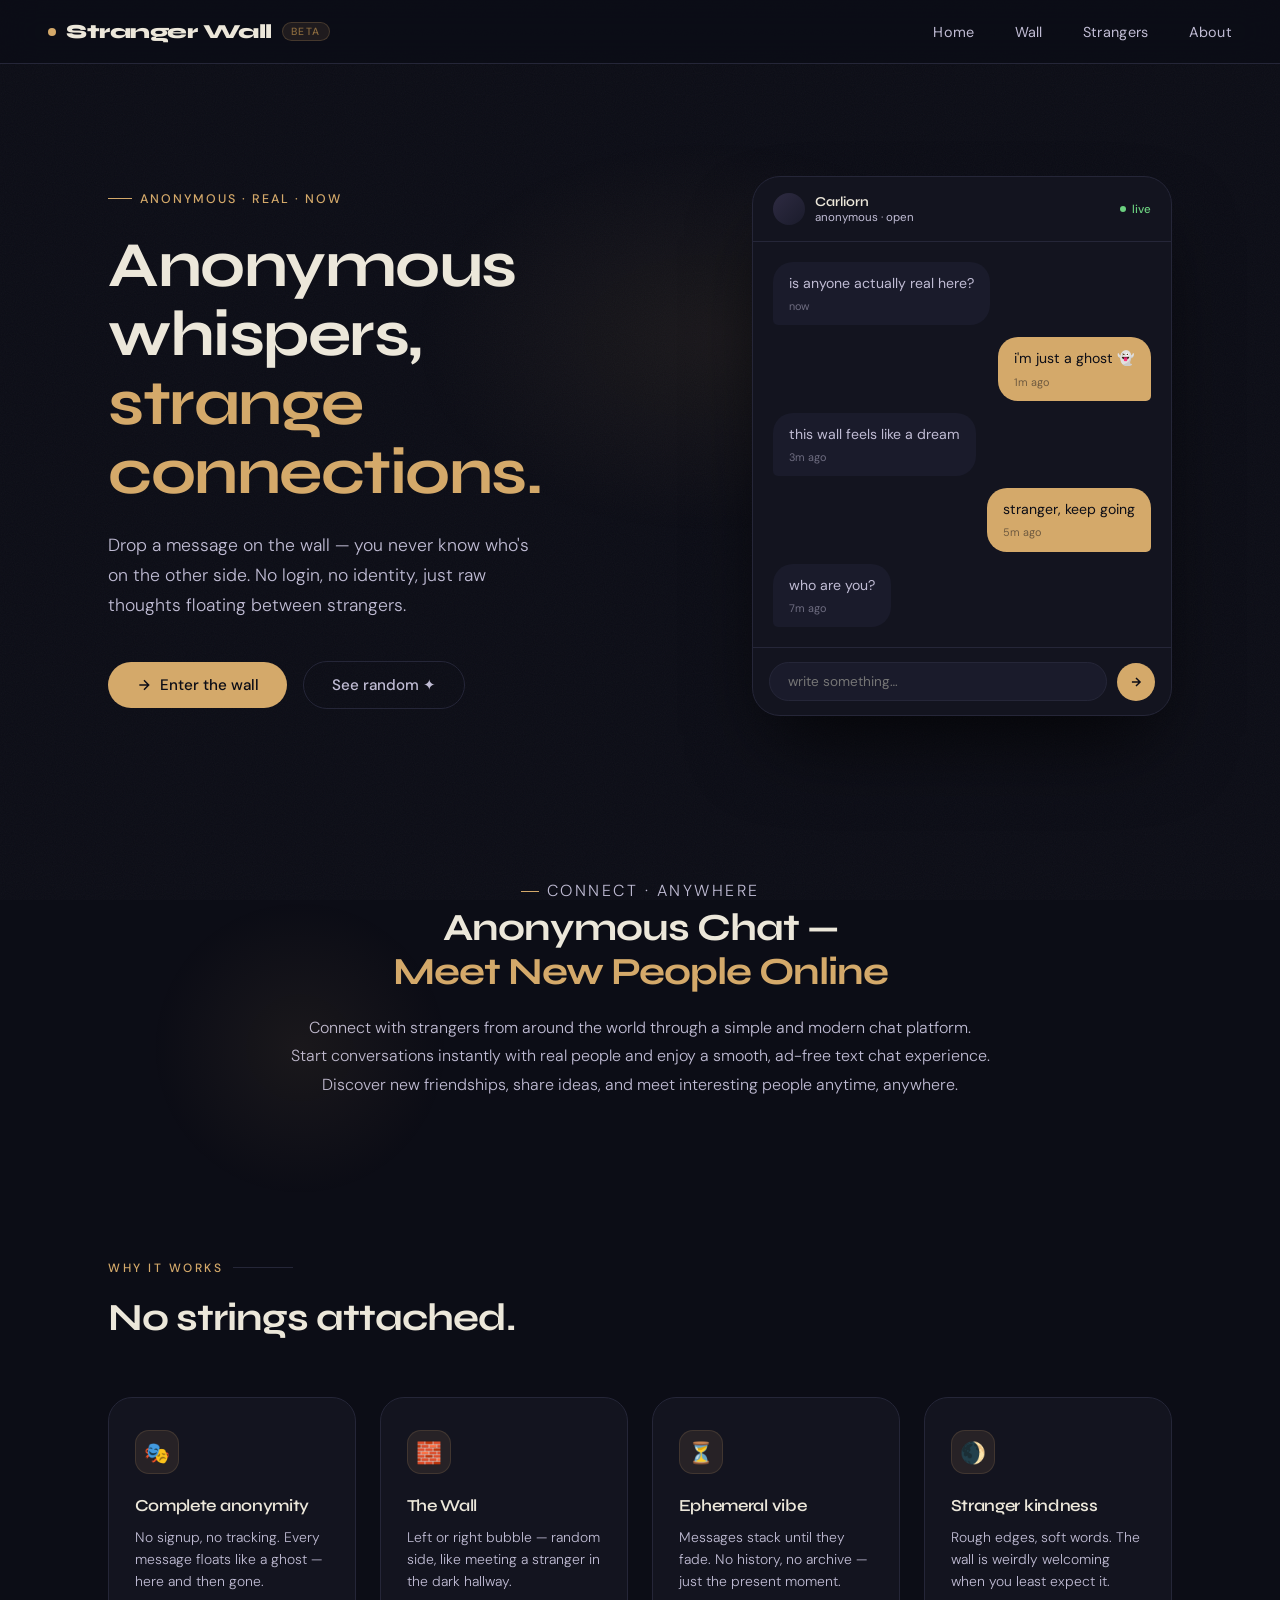
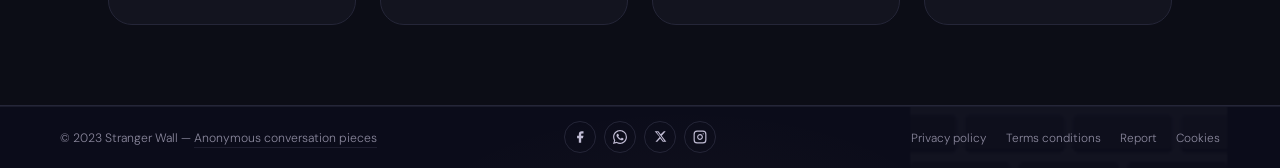
<file: index.html>
<!DOCTYPE html>
<html lang="en">
<head>
  <meta charset="UTF-8">
  <meta name="viewport" content="width=device-width, initial-scale=1.0">
  <title>Stranger Wall</title>
  <link href="https://fonts.googleapis.com/css2?family=Syne:wght@400;500;600;700;800&family=DM+Sans:ital,wght@0,300;0,400;0,500;1,300&display=swap" rel="stylesheet">
  <style>
    :root {
      --bg: #0c0d16;
      --surface: #13141f;
      --surface2: #1a1b2b;
      --border: #252638;
      --gold: #d4a96a;
      --gold-soft: #e8c48e;
      --gold-dim: #8a6a3e;
      --text: #ece7da;
      --content: #c0bcd4;
    }

    * { margin: 0; padding: 0; box-sizing: border-box; }
    html { scroll-behavior: smooth; }

    body {
      background: var(--bg);
      font-family: 'DM Sans', sans-serif;
      color: var(--text);
      min-height: 100vh;
      overflow-x: hidden;
    }

    body::before {
      content: '';
      position: fixed;
      inset: 0;
      background-image: url("data:image/svg+xml,%3Csvg xmlns='http://www.w3.org/2000/svg' width='200' height='200'%3E%3Cfilter id='n'%3E%3CfeTurbulence type='fractalNoise' baseFrequency='0.9' numOctaves='4' stitchTiles='stitch'/%3E%3C/filter%3E%3Crect width='200' height='200' filter='url(%23n)' opacity='0.035'/%3E%3C/svg%3E");
      pointer-events: none;
      z-index: 0;
    }

    /* ══ NAV (unchanged) ══ */
    nav {
      position: sticky;
      top: 0;
      z-index: 100;
      background: rgba(12,13,22,0.88);
      backdrop-filter: blur(18px);
      border-bottom: 1px solid var(--border);
      padding: 0 3rem;
      height: 64px;
      display: flex;
      align-items: center;
      justify-content: space-between;
    }

    .logo {
      font-family: 'Syne', sans-serif;
      font-weight: 800;
      font-size: 1.25rem;
      color: var(--text);
      letter-spacing: -0.5px;
      display: flex;
      align-items: center;
      gap: 10px;
      text-decoration: none;
    }

    .logo-dot {
      width: 8px;
      height: 8px;
      background: var(--gold);
      border-radius: 50%;
      animation: pulse 2.5s ease-in-out infinite;
    }

    @keyframes pulse {
      0%, 100% { opacity: 1; transform: scale(1); }
      50%       { opacity: 0.4; transform: scale(0.7); }
    }

    .badge {
      font-family: 'DM Sans', sans-serif;
      font-size: 0.65rem;
      font-weight: 500;
      letter-spacing: 1.5px;
      text-transform: uppercase;
      color: var(--gold-dim);
      background: rgba(212,169,106,0.1);
      border: 1px solid rgba(212,169,106,0.2);
      padding: 2px 8px;
      border-radius: 100px;
    }

    .nav-links {
      display: flex;
      align-items: center;
      gap: 2.5rem;
      list-style: none;
    }

    .nav-links a {
      color: var(--content);
      text-decoration: none;
      font-size: 0.9rem;
      font-weight: 400;
      letter-spacing: 0.3px;
      transition: color 0.2s;
    }

    .nav-links a:hover { color: var(--text); }

    .nav-cta {
      background: var(--gold) !important;
      color: #0c0d16 !important;
      font-weight: 500 !important;
      padding: 7px 18px;
      border-radius: 100px;
      transition: background 0.2s, transform 0.1s !important;
    }

    .nav-cta:hover {
      background: var(--gold-soft) !important;
      transform: scale(1.03);
    }

    /* ══ HERO ══ */
    .hero {
      position: relative;
      z-index: 1;
      max-width: 1160px;
      margin: 0 auto;
      padding: 7rem 3rem 5rem;
      display: grid;
      grid-template-columns: 1fr 420px;
      gap: 5rem;
      align-items: center;
    }

    .hero::before {
      content: '';
      position: absolute;
      top: 10%;
      left: 30%;
      width: 600px;
      height: 400px;
      background: radial-gradient(ellipse, rgba(212,169,106,0.07) 0%, transparent 70%);
      pointer-events: none;
    }

    .hero-eyebrow {
      display: inline-flex;
      align-items: center;
      gap: 8px;
      font-size: 0.78rem;
      letter-spacing: 2px;
      text-transform: uppercase;
      color: var(--gold);
      font-weight: 500;
      margin-bottom: 1.5rem;
      opacity: 0;
      animation: fadeUp 0.6s ease 0.1s forwards;
    }

    .hero-eyebrow::before {
      content: '';
      display: block;
      width: 24px;
      height: 1px;
      background: var(--gold);
    }

    .hero h1 {
      font-family: 'Syne', sans-serif;
      font-size: clamp(2.8rem, 5vw, 4.2rem);
      font-weight: 700;
      line-height: 1.08;
      letter-spacing: -1.5px;
      color: var(--text);
      margin-bottom: 1.5rem;
      opacity: 0;
      animation: fadeUp 0.6s ease 0.2s forwards;
    }

    .hero h1 em {
      font-style: normal;
      color: var(--gold);
    }

    .hero-sub {
      font-size: 1.1rem;
      color: var(--content);
      line-height: 1.7;
      max-width: 440px;
      font-weight: 300;
      margin-bottom: 2.5rem;
      opacity: 0;
      animation: fadeUp 0.6s ease 0.3s forwards;
    }

    .hero-actions {
      display: flex;
      gap: 1rem;
      align-items: center;
      flex-wrap: wrap;
      opacity: 0;
      animation: fadeUp 0.6s ease 0.4s forwards;
    }

    .btn {
      display: inline-flex;
      align-items: center;
      gap: 8px;
      padding: 13px 28px;
      border-radius: 100px;
      font-size: 0.95rem;
      font-weight: 500;
      text-decoration: none;
      transition: all 0.2s;
      cursor: pointer;
      border: none;
      font-family: 'DM Sans', sans-serif;
    }

    .btn-fill { background: var(--gold); color: #0c0d16; }
    .btn-fill:hover {
      background: var(--gold-soft);
      transform: translateY(-1px);
      box-shadow: 0 12px 30px rgba(212,169,106,0.25);
    }

    .btn-ghost {
      background: transparent;
      color: var(--content);
      border: 1px solid var(--border);
    }
    .btn-ghost:hover { border-color: var(--content); color: var(--text); }
    .btn svg { width: 16px; height: 16px; }

    /* ══ CHAT CARD ══ */
    .chat-card {
      background: var(--surface);
      border: 1px solid var(--border);
      border-radius: 28px;
      overflow: hidden;
      box-shadow: 0 40px 80px -20px rgba(0,0,0,0.7);
      opacity: 0;
      animation: fadeUp 0.7s ease 0.5s forwards;
    }

    .chat-header {
      padding: 16px 20px;
      border-bottom: 1px solid var(--border);
      display: flex;
      align-items: center;
      justify-content: space-between;
    }

    .chat-header-left { display: flex; align-items: center; gap: 10px; }

    .chat-avatar {
      width: 32px; height: 32px;
      background: linear-gradient(135deg, #2e2b42, #1a1b2b);
      border-radius: 50%;
      display: flex; align-items: center; justify-content: center;
      font-size: 0.9rem;
    }

    .chat-title { font-family: 'Syne', sans-serif; font-size: 0.85rem; font-weight: 600; color: var(--text); }
    .chat-sub   { font-size: 0.72rem; color: var(--content); }

    .live-indicator {
      display: flex; align-items: center; gap: 6px;
      font-size: 0.72rem; color: #6bcf7f; font-weight: 500;
    }

    .live-dot {
      width: 6px; height: 6px;
      background: #6bcf7f; border-radius: 50%;
      animation: blink 1.8s ease-in-out infinite;
    }

    @keyframes blink { 0%,100%{opacity:1} 50%{opacity:0.2} }

    .chat-body { padding: 20px; display: flex; flex-direction: column; gap: 12px; }

    .msg {
      max-width: 78%;
      padding: 11px 16px;
      border-radius: 20px;
      font-size: 0.88rem;
      line-height: 1.5;
    }

    .msg-time { display: block; font-size: 0.68rem; opacity: 0.5; margin-top: 4px; }

    .msg-l { background: var(--surface2); color: var(--content); align-self: flex-start; border-bottom-left-radius: 5px; }
    .msg-r { background: var(--gold); color: #0c0d16; align-self: flex-end; border-bottom-right-radius: 5px; }

    .chat-input-row {
      padding: 14px 16px;
      border-top: 1px solid var(--border);
      display: flex; gap: 10px; align-items: center;
    }

    .chat-input {
      flex: 1;
      background: var(--surface2);
      border: 1px solid var(--border);
      border-radius: 100px;
      padding: 10px 18px;
      font-size: 0.85rem;
      color: var(--content);
      font-family: 'DM Sans', sans-serif;
      outline: none;
    }

    .chat-send {
      width: 38px; height: 38px;
      background: var(--gold); border: none; border-radius: 50%;
      display: flex; align-items: center; justify-content: center;
      cursor: pointer; transition: background 0.2s, transform 0.1s; flex-shrink: 0;
    }
    .chat-send:hover { background: var(--gold-soft); transform: scale(1.05); }
    .chat-send svg { width: 14px; height: 14px; color: #0c0d16; }


    /* ══ FEATURES ══ */
    .features {
      max-width: 1160px; margin: 0 auto;
      padding: 5rem 3rem; position: relative; z-index: 1;
    }

    .section-label {
      font-size: 0.75rem; letter-spacing: 2.5px; text-transform: uppercase;
      color: var(--gold); font-weight: 500; margin-bottom: 1.2rem;
      display: flex; align-items: center; gap: 10px;
    }
    .section-label::after { content:''; flex:1; height:1px; background:var(--border); max-width:60px; }

    .section-heading {
      font-family: 'Syne', sans-serif;
      font-size: 2.4rem; font-weight: 700; letter-spacing: -1px;
      color: var(--text); margin-bottom: 3.5rem; max-width: 500px; line-height: 1.2;
    }

    .features-grid { display: grid; grid-template-columns: repeat(4,1fr); gap: 1.5rem; }

    .feat-card {
      background: var(--surface); border: 1px solid var(--border);
      border-radius: 24px; padding: 2rem 1.6rem;
      transition: border-color 0.25s, transform 0.25s, background 0.25s; cursor: default;
    }
    .feat-card:hover { border-color: rgba(212,169,106,0.35); transform: translateY(-4px); background: var(--surface2); }

    .feat-icon {
      width: 44px; height: 44px;
      background: rgba(212,169,106,0.1); border-radius: 14px;
      display: flex; align-items: center; justify-content: center;
      font-size: 1.3rem; margin-bottom: 1.3rem;
      border: 1px solid rgba(212,169,106,0.15);
    }

    .feat-card h3 {
      font-family: 'Syne', sans-serif; font-size: 1.05rem; font-weight: 600;
      color: var(--text); margin-bottom: 0.6rem; letter-spacing: -0.3px;
    }
    .feat-card p { font-size: 0.87rem; color: var(--content); line-height: 1.6; font-weight: 300; }

    /* ══ QUOTE BAND ══ */
    .quote-band {
      background: var(--surface);
      border-top: 1px solid var(--border); border-bottom: 1px solid var(--border);
      padding: 4rem 3rem; text-align: center;
      position: relative; z-index: 1; overflow: hidden;
    }
    .quote-band::before {
      content: '"'; position: absolute; top: -2rem; left: 50%; transform: translateX(-50%);
      font-family: 'Syne', sans-serif; font-size: 16rem;
      color: rgba(212,169,106,0.04); line-height: 1;
      pointer-events: none; user-select: none;
    }

    blockquote {
      font-family: 'Syne', sans-serif;
      font-size: clamp(1.5rem,3vw,2.4rem); font-weight: 500;
      color: var(--content); letter-spacing: -0.5px; line-height: 1.4;
      max-width: 700px; margin: 0 auto 1.2rem; position: relative;
    }

    .quote-attr { font-size: 0.85rem; color: var(--content); font-weight: 300; letter-spacing: 0.3px; }
    .quote-attr strong { color: var(--gold); font-weight: 500; }

    /* ══ CTA BOTTOM ══ */
    .cta-bottom {
      max-width: 1160px; margin: 0 auto; padding: 6rem 3rem;
      display: flex; flex-direction: column; align-items: center; text-align: center;
      position: relative; z-index: 1;
    }
    .cta-bottom h2 {
      font-family: 'Syne', sans-serif;
      font-size: clamp(2rem,4vw,3.2rem); font-weight: 700;
      letter-spacing: -1px; line-height: 1.15; color: var(--text); margin-bottom: 1.2rem;
    }
    .cta-bottom p {
      color: var(--content); font-size: 1.05rem; font-weight: 300;
      max-width: 420px; margin-bottom: 2.5rem; line-height: 1.7;
    }

    /* ══ FOOTER ══ */
    .site-footer { background: #0b0c1a; border-top: 1px solid #252638; position: relative; overflow: hidden; }
    .site-footer::before {
      content: '🧱'; position: absolute; bottom: -1rem; right: 2rem;
      font-size: 18rem; opacity: 0.03; line-height: 1;
      pointer-events: none; user-select: none; z-index: 0; filter: grayscale(1);
    }
    .site-footer::after {
      content: ''; position: absolute; top: 0; left: 30%;
      width: 600px; height: 300px;
      background: radial-gradient(ellipse, rgba(212,169,106,0.04) 0%, transparent 70%);
      pointer-events: none; z-index: 0;
    }

    .footer-container {
      position: relative; z-index: 1;
      max-width: 1160px; margin: 0 auto;
      padding: 4.5rem 2rem 3rem;
      display: grid; grid-template-columns: 1fr 1fr 1fr 2fr;
      gap: 3rem 2rem; align-items: start;
    }

    .footer-col-brand { padding-left: 2rem; }

    .footer-logo { display: flex; align-items: center; gap: 10px; margin-bottom: 1rem; }
    .footer-logo-dot { width: 9px; height: 9px; background: #d4a96a; border-radius: 50%; flex-shrink: 0; }
    .footer-logo-text { font-family: 'Syne', sans-serif; font-weight: 800; font-size: 1.2rem; color: #ece7da; letter-spacing: -0.3px; }
    .footer-badge {
      font-size: 0.6rem; letter-spacing: 1.5px; text-transform: uppercase;
      color: #8a6a3e; background: rgba(212,169,106,0.1);
      border: 1px solid rgba(212,169,106,0.2); padding: 2px 8px; border-radius: 100px;
    }

    .footer-rule { width: 40px; height: 1px; background: linear-gradient(to right,#d4a96a,transparent); margin: 1rem 0 1.2rem; }

    .footer-tagline { font-size: 0.87rem; color: var(--content); line-height: 1.75; font-weight: 300; max-width: 280px; margin-bottom: 1.6rem; }

    .footer-social { display: flex; gap: 8px; margin-bottom: 1.4rem; flex-wrap: wrap; }
    .footer-social a {
      width: 34px; height: 34px; border: 1px solid #252638; border-radius: 50%;
      display: flex; align-items: center; justify-content: center;
      color: var(--content); font-size: 0.75rem; text-decoration: none; transition: all 0.22s;
    }
    .footer-social a:hover { border-color: #d4a96a; color: #d4a96a; background: rgba(212,169,106,0.07); transform: translateY(-2px); }

    .footer-newsletter-label { font-size: 0.7rem; color: var(--content); text-transform: uppercase; letter-spacing: 1.5px; font-weight: 500; margin-bottom: 0.6rem; }

    .footer-newsletter-form {
      display: flex; border: 1px solid #252638; border-radius: 100px;
      overflow: hidden; max-width: 420px; margin-bottom: 0; transition: border-color 0.2s;
    }
    .footer-newsletter-form:focus-within { border-color: rgba(212,169,106,0.35); }
    .footer-newsletter-form input {
      flex: 1; background: transparent; border: none; padding: 9px 16px;
      font-size: 0.82rem; color: var(--content); font-family: 'DM Sans', sans-serif; outline: none; min-width: 0;
    }
    .footer-newsletter-form input::placeholder { color: var(--content); opacity: 0.4; }
    .footer-newsletter-form button {
      background: #d4a96a; border: none; padding: 9px 16px;
      color: #0c0d16; font-size: 0.78rem; font-weight: 600;
      cursor: pointer; font-family: 'DM Sans', sans-serif; transition: background 0.2s; white-space: nowrap; flex-shrink: 0;
    }
    .footer-newsletter-form button:hover { background: #e8c48e; }

    .footer-anon-note { font-size: 0.73rem; color: var(--content); display: flex; align-items: center; gap: 6px; opacity: 0.7; }
    .anon-dot { width: 5px; height: 5px; background: var(--content); border-radius: 50%; flex-shrink: 0; }

    .footer-col h4 {
      font-family: 'Syne', sans-serif; font-size: 0.72rem; font-weight: 700;
      text-transform: uppercase; letter-spacing: 2px; color: #d4a96a;
      margin-bottom: 1.2rem; padding-bottom: 0.7rem; border-bottom: 1px solid #252638;
    }

    .footer-col ul { list-style: none; display: flex; flex-direction: column; gap: 0.6rem; }
    .footer-col ul li a {
      font-size: 0.85rem; color: var(--content); font-weight: 300; text-decoration: none;
      display: flex; align-items: center; gap: 0; transition: color 0.2s, gap 0.2s;
    }
    .footer-col ul li a::before {
      content: '›'; color: #d4a96a; opacity: 0; font-size: 1rem; line-height: 1;
      margin-right: 0; transition: opacity 0.2s, margin-right 0.2s; flex-shrink: 0;
    }
    .footer-col ul li a:hover { color: #ece7da; }
    .footer-col ul li a:hover::before { opacity: 1; margin-right: 6px; }

    .footer-status-badges { display: flex; flex-direction: column; gap: 7px; margin-top: 1.5rem; }
    .status-badge {
      display: inline-flex; align-items: center; gap: 7px;
      font-size: 0.72rem; color: var(--content);
      background: rgba(255,255,255,0.02); border: 1px solid #252638;
      border-radius: 100px; padding: 5px 12px; width: fit-content;
    }
    .status-badge .s-dot { width: 5px; height: 5px; border-radius: 50%; flex-shrink: 0; }
    .status-badge .s-dot.green { background: #6bcf7f; box-shadow: 0 0 5px rgba(107,207,127,0.4); animation: sblink 2s infinite; }
    .status-badge .s-dot.gold  { background: #d4a96a; }
    @keyframes sblink { 0%,100%{opacity:1} 50%{opacity:0.3} }

    .footer-whisper { position: relative; z-index: 1; max-width: 1160px; margin: 0 auto; padding: 0 2rem 3rem; }
    .footer-whisper-inner {
      padding: 1.6rem 0; display: flex; align-items: center;
      justify-content: flex-start; gap: 2rem; flex-wrap: wrap;
    }

    .whisper-attr { font-size: 0.75rem; color: var(--content); font-family: 'DM Sans', sans-serif; font-weight: 300; opacity: 0.7; }

    .whisper-enter-btn {
      background: #d4a96a; border: none; color: #0c0d16;
      padding: 10px 24px; border-radius: 100px; font-size: 0.85rem; font-weight: 600;
      cursor: pointer; font-family: 'DM Sans', sans-serif; transition: background 0.2s, transform 0.1s;
      white-space: nowrap; display: flex; align-items: center; gap: 7px; flex-shrink: 0; text-decoration: none;
    }
    .whisper-enter-btn:hover { background: #e8c48e; transform: scale(1.02); }

    .footer-bottom { position: relative; z-index: 1; border-top: 1px solid #1a1b2b; padding: 1.4rem 2rem; }
    .footer-bottom-inner {
      max-width: 1160px; margin: 0 auto;
      display: flex; align-items: center; justify-content: space-between; flex-wrap: wrap; gap: 0.6rem;
    }
    .footer-bottom-inner .footer-social { position: absolute; left: 50%; transform: translateX(-50%) translateY(10px); }

    .footer-social { display: flex; gap: 8px; align-items: center; }
    .footer-social a {
      width: 32px; height: 32px; border: 1px solid #252638; border-radius: 50%;
      display: flex; align-items: center; justify-content: center;
      color: var(--content); text-decoration: none; transition: all 0.22s;
    }
    .footer-social a:hover { border-color: #d4a96a; color: #d4a96a; background: rgba(212,169,106,0.07); transform: translateY(-2px); }
    .footer-copy { font-size: 0.76rem; color: var(--content); font-weight: 300; opacity: 0.7; }
    .footer-copy a { color: var(--content); border-bottom: 1px solid #252638; padding-bottom: 1px; text-decoration: none; transition: color 0.2s, border-color 0.2s; }
    .footer-copy a:hover { color: #d4a96a; border-color: #d4a96a; }

    .footer-tagline-bottom { font-size: 0.74rem; color: var(--content); display: flex; align-items: center; gap: 6px; font-weight: 300; opacity: 0.7; }
    .footer-tagline-bottom span { color: #d4a96a; font-size: 0.9rem; }

    .footer-policy-links { display: flex; gap: 1.2rem; }
    .footer-policy-links a { font-size: 0.74rem; color: var(--content); font-weight: 300; text-decoration: none; opacity: 0.7; transition: opacity 0.2s; }
    .footer-policy-links a:hover { opacity: 1; }



    /* ══ CONNECT SECTION ══ */
    .connect-section {
      position: relative; z-index: 1;
      max-width: 1160px; margin: 0 auto;
      padding: 5rem 3rem;
      display: flex;
      flex-direction: column;
      align-items: center;
      text-align: center;
    }

    .connect-left {
      position: relative;
    }

    .connect-tag {
      display: inline-flex; align-items: center; gap: 8px;
      font-size: 0.72rem; letter-spacing: 2.5px; text-transform: uppercase;
      color: var(--gold); font-weight: 500; margin-bottom: 1.2rem;
      justify-content: center;
    }

    .connect-tag::before {
      content: ''; width: 18px; height: 1px; background: var(--gold);
    }

    .connect-left h2 {
      font-family: 'Syne', sans-serif;
      font-size: clamp(1.8rem, 3vw, 2.6rem);
      font-weight: 700; letter-spacing: -1px; line-height: 1.15;
      color: var(--text); margin-bottom: 1.2rem;
    }

    .connect-left h2 em { font-style: normal; color: var(--gold); }

    .connect-left p {
      font-size: 1rem; color: var(--content);
      line-height: 1.8; font-weight: 300; max-width: 700px;
      margin: 0 auto;
    }

    /* floating orb behind left col */
    .connect-left::before {
      content: '';
      position: absolute; top: 10%; left: -20%;
      width: 300px; height: 300px;
      background: radial-gradient(circle, rgba(212,169,106,0.07) 0%, transparent 70%);
      pointer-events: none; z-index: 0;
    }


    /* animated typing dots inside one pill */
    .typing-dots { display: flex; gap: 4px; align-items: center; }
    .typing-dots span {
      width: 5px; height: 5px; border-radius: 50%;
      background: var(--gold); opacity: 0.5;
      animation: tdot 1.4s ease-in-out infinite;
    }
    .typing-dots span:nth-child(2) { animation-delay: 0.2s; }
    .typing-dots span:nth-child(3) { animation-delay: 0.4s; }
    @keyframes tdot {
      0%,60%,100% { transform: translateY(0); opacity:0.4; }
      30%          { transform: translateY(-4px); opacity:1; }
    }

    @media (max-width: 820px) {
      .connect-section { grid-template-columns: 1fr; padding: 4rem 1.5rem; gap: 2.5rem; }
    }
    @media (max-width: 520px) {
      .connect-section { padding: 3rem 1.2rem; }
    }

    /* ══ ANIMATIONS ══ */
    @keyframes fadeUp { from{opacity:0;transform:translateY(16px)} to{opacity:1;transform:translateY(0)} }

    /* ══ RESPONSIVE ══ */
    @media (max-width: 1024px) { .features-grid { grid-template-columns: repeat(2,1fr); } }
    @media (max-width: 960px) {
      .footer-container { grid-template-columns: 1fr 1fr; gap: 2.5rem 2rem; }
      .footer-col-brand { grid-column: 1 / -1; padding-right: 0; }
      .footer-tagline { max-width: 100%; }
      .footer-newsletter-form { max-width: 360px; }
    }
    @media (max-width: 820px) {
      nav { padding: 0 1.5rem; }
      .nav-links { gap: 1.5rem; }
      .hero { grid-template-columns: 1fr; padding: 4rem 1.5rem 3rem; gap: 3rem; }
      .chat-card { max-width: 420px; }
      .stats { grid-template-columns: 1fr; margin: 0 1.5rem 4rem; padding: 0; }
      .features { padding: 4rem 1.5rem; }
      .features-grid { grid-template-columns: repeat(2,1fr); gap: 1rem; }
      .quote-band { padding: 3rem 1.5rem; }
      .cta-bottom { padding: 4rem 1.5rem; }
    }
    @media (max-width: 560px) {
      .footer-container { grid-template-columns: 1fr; padding: 3rem 1.5rem 2rem; }
      .footer-whisper { padding: 0 1.5rem 2.5rem; }
      .footer-whisper-inner { flex-direction: column; align-items: flex-start; }
      .footer-bottom { padding: 1.2rem 1.5rem; }
      .footer-bottom-inner { flex-direction: column; gap: 0.8rem; }
      .footer-policy-links { flex-wrap: wrap; gap: 0.8rem; }
      .site-footer::before { display: none; }
    }
    @media (max-width: 520px) {
      .nav-links { display: none; }
      .features-grid { grid-template-columns: 1fr; }
      .hero h1 { font-size: 2.6rem; }
    }
  </style>
</head>
<body>

  <!-- NAV -->
  <nav>
    <a class="logo" href="#">
      <div class="logo-dot"></div>
      Stranger Wall
      <span class="badge">beta</span>
    </a>
    <ul class="nav-links">
      <li><a href="index.html">Home</a></li>
      <li><a href="wall.html">Wall</a></li>
      <li><a href="stranger.html">Strangers</a></li>
      <li><a href="about.html">About</a></li>
    </ul>
  </nav>

  <!-- HERO -->
  <section class="hero">
    <div class="hero-left">
      <p class="hero-eyebrow">Anonymous · Real · Now</p>
      <h1>
        Anonymous whispers,<br>
        <em>strange connections.</em>
      </h1>
      <p class="hero-sub">
        Drop a message on the wall — you never know who's on the other side. No login, no identity, just raw thoughts floating between strangers.
      </p>
      <div class="hero-actions">
        <a href="wall.html" class="btn btn-fill">
          <svg viewBox="0 0 24 24" fill="none" stroke="currentColor" stroke-width="2.2"><path d="M5 12h14M12 5l7 7-7 7"/></svg>
          Enter the wall
        </a>
        <a href="stranger.html" class="btn btn-ghost">See random ✦</a>
      </div>
    </div>

    <div class="chat-card">
      <div class="chat-header">
        <div class="chat-header-left">
          <div class="chat-avatar"></div>
          <div>
            <div class="chat-title">Carliorn</div>
            <div class="chat-sub">anonymous · open</div>
          </div>
        </div>
        <div class="live-indicator"><div class="live-dot"></div>live</div>
      </div>
      <div class="chat-body">
        <div class="msg msg-l">is anyone actually real here?<small class="msg-time">now</small></div>
        <div class="msg msg-r">i'm just a ghost 👻<small class="msg-time">1m ago</small></div>
        <div class="msg msg-l">this wall feels like a dream<small class="msg-time">3m ago</small></div>
        <div class="msg msg-r" style="max-width:55%;">stranger, keep going<small class="msg-time">5m ago</small></div>
        <div class="msg msg-l" style="max-width:65%;">who are you?<small class="msg-time">7m ago</small></div>
      </div>
      <div class="chat-input-row">
        <input class="chat-input" placeholder="write something…" disabled>
        <button class="chat-send" disabled>
          <svg viewBox="0 0 24 24" fill="none" stroke="currentColor" stroke-width="2.5"><path d="M5 12h14M12 5l7 7-7 7"/></svg>
        </button>
      </div>
    </div>
  </section>


  <!-- CONNECT SECTION -->
  <section class="connect-section">
    <div class="connect-left">
      <p class="connect-tag">Connect · Anywhere</p>
      <h2>Anonymous Chat —<br><em>Meet New People Online</em></h2>
      <p>Connect with strangers from around the world through a simple and modern chat platform. Start conversations instantly with real people and enjoy a smooth, ad-free text chat experience. Discover new friendships, share ideas, and meet interesting people anytime, anywhere.</p>
    </div>

  </section>

  </div>

  <!-- FEATURES -->
  <section class="features">
    <p class="section-label">Why it works</p>
    <h2 class="section-heading">No strings attached.</h2>
    <div class="features-grid">
      <div class="feat-card">
        <div class="feat-icon">🎭</div>
        <h3>Complete anonymity</h3>
        <p>No signup, no tracking. Every message floats like a ghost — here and then gone.</p>
      </div>
      <div class="feat-card">
        <div class="feat-icon">🧱</div>
        <h3>The Wall</h3>
        <p>Left or right bubble — random side, like meeting a stranger in the dark hallway.</p>
      </div>
      <div class="feat-card">
        <div class="feat-icon">⏳</div>
        <h3>Ephemeral vibe</h3>
        <p>Messages stack until they fade. No history, no archive — just the present moment.</p>
      </div>
      <div class="feat-card">
        <div class="feat-icon">🌒</div>
        <h3>Stranger kindness</h3>
        <p>Rough edges, soft words. The wall is weirdly welcoming when you least expect it.</p>
      </div>
    </div>
  </section>

  <!-- FOOTER -->
  <footer class="site-footer">

    <div class="footer-bottom">
      <div class="footer-bottom-inner">
        <p class="footer-copy">&copy; 2023 Stranger Wall — <a href="#">Anonymous conversation pieces</a></p>
        <div class="footer-social">
          <a href="#" aria-label="Facebook">
            <svg width="14" height="14" viewBox="0 0 24 24" fill="currentColor"><path d="M18 2h-3a5 5 0 0 0-5 5v3H7v4h3v8h4v-8h3l1-4h-4V7a1 1 0 0 1 1-1h3z"/></svg>
          </a>
          <a href="#" aria-label="WhatsApp">
            <svg width="14" height="14" viewBox="0 0 24 24" fill="currentColor"><path d="M17.472 14.382c-.297-.149-1.758-.867-2.03-.967-.273-.099-.471-.148-.67.15-.197.297-.767.966-.94 1.164-.173.199-.347.223-.644.075-.297-.15-1.255-.463-2.39-1.475-.883-.788-1.48-1.761-1.653-2.059-.173-.297-.018-.458.13-.606.134-.133.298-.347.446-.52.149-.174.198-.298.298-.497.099-.198.05-.371-.025-.52-.075-.149-.669-1.612-.916-2.207-.242-.579-.487-.5-.669-.51-.173-.008-.371-.01-.57-.01-.198 0-.52.074-.792.372-.272.297-1.04 1.016-1.04 2.479 0 1.462 1.065 2.875 1.213 3.074.149.198 2.096 3.2 5.077 4.487.709.306 1.262.489 1.694.625.712.227 1.36.195 1.871.118.571-.085 1.758-.719 2.006-1.413.248-.694.248-1.289.173-1.413-.074-.124-.272-.198-.57-.347m-5.421 7.403h-.004a9.87 9.87 0 0 1-5.031-1.378l-.361-.214-3.741.982.998-3.648-.235-.374a9.86 9.86 0 0 1-1.51-5.26c.001-5.45 4.436-9.884 9.888-9.884 2.64 0 5.122 1.03 6.988 2.898a9.825 9.825 0 0 1 2.893 6.994c-.003 5.45-4.437 9.884-9.885 9.884m8.413-18.297A11.815 11.815 0 0 0 12.05 0C5.495 0 .16 5.335.157 11.892c0 2.096.547 4.142 1.588 5.945L.057 24l6.305-1.654a11.882 11.882 0 0 0 5.683 1.448h.005c6.554 0 11.89-5.335 11.893-11.893a11.821 11.821 0 0 0-3.48-8.413z"/></svg>
          </a>
          <a href="#" aria-label="X / Twitter">
            <svg width="13" height="13" viewBox="0 0 24 24" fill="currentColor"><path d="M18.244 2.25h3.308l-7.227 8.26 8.502 11.24H16.17l-4.714-6.231-5.401 6.231H2.738l7.737-8.835L1.254 2.25H8.08l4.261 5.636 5.902-5.636Zm-1.161 17.52h1.833L7.084 4.126H5.117Z"/></svg>
          </a>
          <a href="#" aria-label="Instagram">
            <svg width="14" height="14" viewBox="0 0 24 24" fill="none" stroke="currentColor" stroke-width="2" stroke-linecap="round" stroke-linejoin="round"><rect x="2" y="2" width="20" height="20" rx="5" ry="5"/><path d="M16 11.37A4 4 0 1 1 12.63 8 4 4 0 0 1 16 11.37z"/><line x1="17.5" y1="6.5" x2="17.51" y2="6.5"/></svg>
          </a>
        </div>
        <div class="footer-policy-links">
          <a href="Privacy.html">Privacy policy</a>
          <a href="Terms.html">Terms conditions</a>
          <a href="Report.html">Report</a>
          <a href="Cookies.html">Cookies</a>
        </div>
      </div>
    </div>
  </footer>

</body>
</html>
</file>
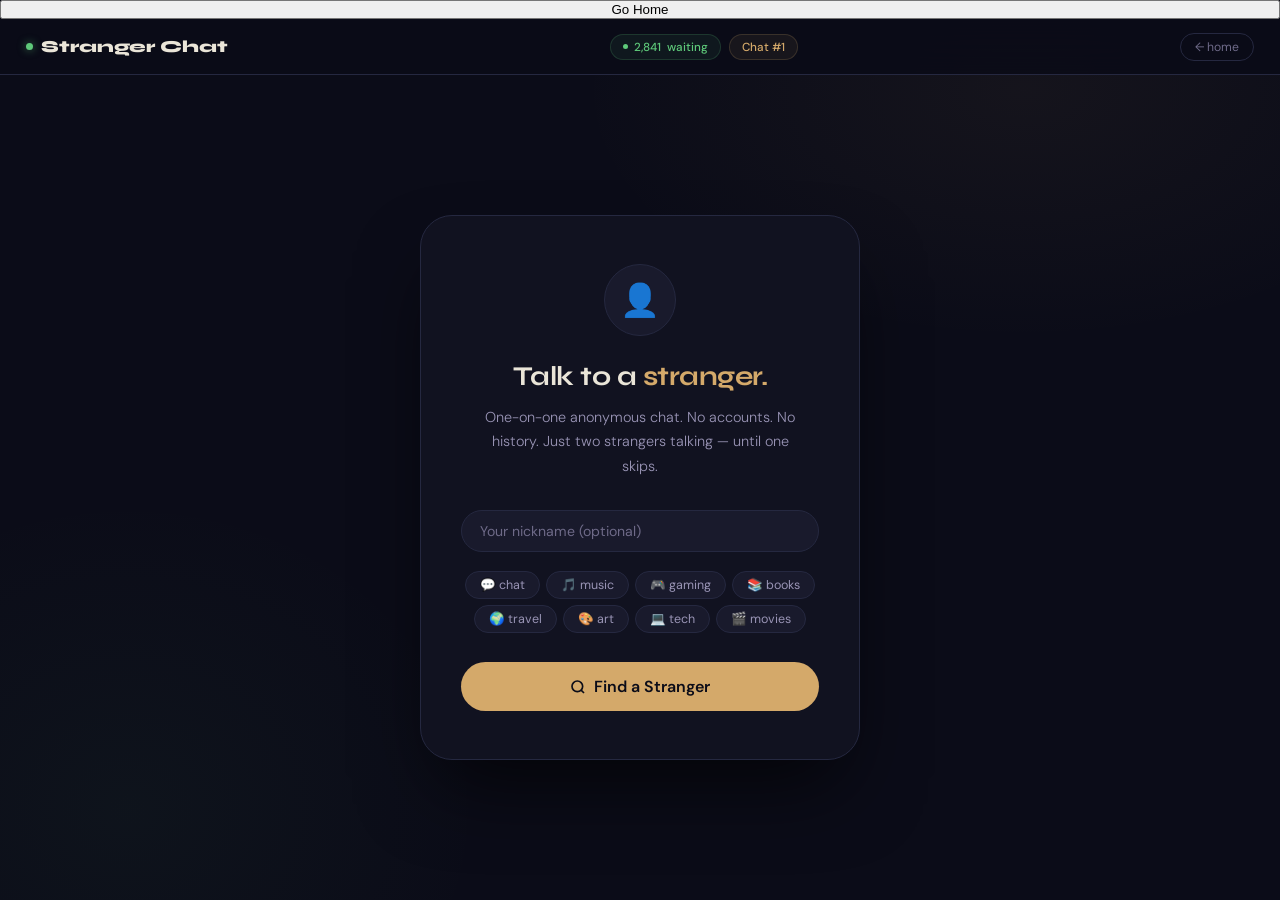
<file: stranger.html>
<!DOCTYPE html>
<html lang="en">
<head>
  <meta charset="UTF-8">
  <meta name="viewport" content="width=device-width, initial-scale=1.0">
  <title>Stranger Chat · 1:1</title>
  <link href="https://fonts.googleapis.com/css2?family=Syne:wght@600;700;800&family=DM+Sans:ital,wght@0,300;0,400;0,500;1,400&display=swap" rel="stylesheet">
  <style>
    :root {
      --bg: #0b0c18;
      --surface: #111220;
      --surface2: #191a2c;
      --surface3: #20213a;
      --border: #252840;
      --gold: #d4a96a;
      --gold-soft: #e8c48e;
      --text: #eae5d8;
      --muted: #6e6a88;
      --muted2: #9994b5;
      --green: #5ec97a;
      --red: #e06060;
      --skip: #e85d5d;
      --skip-hover: #f07070;
    }

    * { margin: 0; padding: 0; box-sizing: border-box; }
    html, body { height: 100%; overflow: hidden; }

    body {
      background: var(--bg);
      font-family: 'DM Sans', sans-serif;
      color: var(--text);
      height: 100vh;
      display: flex;
      flex-direction: column;
      background-image:
        radial-gradient(ellipse 50% 40% at 80% 10%, rgba(212,169,106,0.05) 0%, transparent 70%),
        radial-gradient(ellipse 40% 50% at 10% 90%, rgba(94,201,122,0.04) 0%, transparent 70%);
    }

    /* ── NAV ── */
    .nav {
      display: flex;
      align-items: center;
      justify-content: space-between;
      padding: 0 1.6rem;
      height: 56px;
      background: rgba(11,12,24,0.95);
      border-bottom: 1px solid var(--border);
      backdrop-filter: blur(20px);
      flex-shrink: 0;
      z-index: 20;
    }

    .logo {
      font-family: 'Syne', sans-serif;
      font-weight: 800;
      font-size: 1.05rem;
      color: var(--text);
      display: flex;
      align-items: center;
      gap: 8px;
    }

    .logo-dot {
      width: 7px; height: 7px;
      background: var(--green);
      border-radius: 50%;
      animation: pulse 2.2s ease-in-out infinite;
      box-shadow: 0 0 8px rgba(94,201,122,0.6);
    }

    @keyframes pulse {
      0%,100% { transform: scale(1); opacity: 1; }
      50%      { transform: scale(0.55); opacity: 0.35; }
    }

    .nav-center {
      display: flex;
      align-items: center;
      gap: 8px;
    }

    .waiting-pill {
      display: flex;
      align-items: center;
      gap: 6px;
      background: rgba(94,201,122,0.07);
      border: 1px solid rgba(94,201,122,0.18);
      padding: 4px 12px;
      border-radius: 100px;
      font-size: 0.73rem;
      color: var(--green);
      font-weight: 500;
    }

    .w-dot {
      width: 5px; height: 5px;
      background: var(--green);
      border-radius: 50%;
      animation: blink 1.5s infinite;
    }

    @keyframes blink {
      0%,100% { opacity: 1; }
      50%      { opacity: 0.15; }
    }

    .chat-count-pill {
      background: rgba(212,169,106,0.07);
      border: 1px solid rgba(212,169,106,0.18);
      padding: 4px 12px;
      border-radius: 100px;
      font-size: 0.73rem;
      color: var(--gold);
      font-weight: 500;
    }

    .nav-right { display: flex; align-items: center; gap: 8px; }

    .nav-btn {
      background: transparent;
      border: 1px solid var(--border);
      color: var(--muted);
      padding: 5px 14px;
      border-radius: 100px;
      font-size: 0.76rem;
      cursor: pointer;
      font-family: 'DM Sans', sans-serif;
      transition: all 0.2s;
    }

    .nav-btn:hover { border-color: var(--muted2); color: var(--text); }

    /* ── SCREENS ── */
    .screen { display: none; flex: 1; flex-direction: column; overflow: hidden; }
    .screen.active { display: flex; }

    /* ══════════════════
       WAITING SCREEN
    ══════════════════ */
    #screen-waiting {
      align-items: center;
      justify-content: center;
      gap: 0;
      padding: 2rem;
    }

    .waiting-card {
      background: var(--surface);
      border: 1px solid var(--border);
      border-radius: 32px;
      padding: 3rem 2.5rem;
      text-align: center;
      max-width: 440px;
      width: 100%;
      box-shadow: 0 40px 80px -20px rgba(0,0,0,0.7);
      animation: fadeUp 0.5s ease;
    }

    @keyframes fadeUp {
      from { opacity: 0; transform: translateY(20px); }
      to   { opacity: 1; transform: translateY(0); }
    }

    .waiting-icon {
      width: 72px; height: 72px;
      background: var(--surface2);
      border-radius: 50%;
      display: flex;
      align-items: center;
      justify-content: center;
      font-size: 2rem;
      margin: 0 auto 1.5rem;
      border: 1px solid var(--border);
      animation: iconFloat 3s ease-in-out infinite;
    }

    @keyframes iconFloat {
      0%,100% { transform: translateY(0); }
      50%      { transform: translateY(-6px); }
    }

    .waiting-card h2 {
      font-family: 'Syne', sans-serif;
      font-size: 1.7rem;
      font-weight: 700;
      letter-spacing: -0.5px;
      margin-bottom: 0.8rem;
    }

    .waiting-card h2 em {
      font-style: normal;
      color: var(--gold);
    }

    .waiting-card p {
      font-size: 0.9rem;
      color: var(--muted2);
      line-height: 1.7;
      font-weight: 300;
      margin-bottom: 2rem;
      max-width: 320px;
      margin-left: auto;
      margin-right: auto;
    }

    /* name input row */
    .name-row {
      display: flex;
      gap: 8px;
      margin-bottom: 1.2rem;
    }

    .name-input {
      flex: 1;
      background: var(--surface2);
      border: 1px solid var(--border);
      border-radius: 100px;
      padding: 11px 18px;
      font-size: 0.88rem;
      color: var(--text);
      font-family: 'DM Sans', sans-serif;
      outline: none;
      transition: border-color 0.2s;
    }

    .name-input:focus { border-color: rgba(212,169,106,0.4); }
    .name-input::placeholder { color: var(--muted); }

    .interest-row {
      display: flex;
      gap: 6px;
      flex-wrap: wrap;
      margin-bottom: 1.8rem;
      justify-content: center;
    }

    .interest-chip {
      background: var(--surface2);
      border: 1px solid var(--border);
      border-radius: 100px;
      padding: 5px 14px;
      font-size: 0.78rem;
      cursor: pointer;
      transition: all 0.18s;
      color: var(--muted2);
      user-select: none;
    }

    .interest-chip:hover { border-color: var(--gold); color: var(--text); }
    .interest-chip.on { background: rgba(212,169,106,0.1); border-color: var(--gold); color: var(--gold); }

    .start-btn {
      width: 100%;
      background: var(--gold);
      border: none;
      border-radius: 100px;
      padding: 14px;
      font-size: 1rem;
      font-weight: 600;
      color: #0b0c18;
      cursor: pointer;
      font-family: 'DM Sans', sans-serif;
      transition: background 0.2s, transform 0.1s;
      display: flex;
      align-items: center;
      justify-content: center;
      gap: 8px;
    }

    .start-btn:hover { background: var(--gold-soft); transform: translateY(-1px); }
    .start-btn:active { transform: scale(0.98); }

    /* searching state */
    .searching-state {
      display: none;
      flex-direction: column;
      align-items: center;
      gap: 1rem;
      padding: 1rem 0;
    }

    .searching-state.active { display: flex; }

    .search-ring {
      width: 56px; height: 56px;
      border: 2px solid var(--border);
      border-top-color: var(--gold);
      border-radius: 50%;
      animation: spin 0.9s linear infinite;
    }

    @keyframes spin { to { transform: rotate(360deg); } }

    .search-text {
      font-size: 0.88rem;
      color: var(--muted2);
      font-weight: 300;
    }

    .cancel-search {
      background: transparent;
      border: 1px solid var(--border);
      color: var(--muted);
      padding: 7px 20px;
      border-radius: 100px;
      font-size: 0.8rem;
      cursor: pointer;
      font-family: 'DM Sans', sans-serif;
      transition: all 0.2s;
    }

    .cancel-search:hover { border-color: var(--red); color: var(--red); }

    /* ══════════════════
       CHAT SCREEN
    ══════════════════ */
    #screen-chat {
      flex-direction: column;
    }

    /* chat top bar */
    .chat-bar {
      display: flex;
      align-items: center;
      justify-content: space-between;
      padding: 0 1.4rem;
      height: 54px;
      background: var(--surface);
      border-bottom: 1px solid var(--border);
      flex-shrink: 0;
    }

    .stranger-info {
      display: flex;
      align-items: center;
      gap: 10px;
    }

    .stranger-avatar {
      width: 36px; height: 36px;
      border-radius: 50%;
      display: flex;
      align-items: center;
      justify-content: center;
      font-size: 0.9rem;
      font-weight: 700;
      color: #0b0c18;
      flex-shrink: 0;
    }

    .stranger-name-wrap .s-name {
      font-family: 'Syne', sans-serif;
      font-size: 0.92rem;
      font-weight: 700;
      color: var(--text);
    }

    .stranger-name-wrap .s-status {
      font-size: 0.68rem;
      color: var(--green);
      display: flex;
      align-items: center;
      gap: 4px;
    }

    .s-dot {
      width: 5px; height: 5px;
      background: var(--green);
      border-radius: 50%;
    }

    .chat-bar-actions {
      display: flex;
      align-items: center;
      gap: 8px;
    }

    .chat-num {
      font-size: 0.72rem;
      color: var(--muted);
      background: var(--surface2);
      border: 1px solid var(--border);
      padding: 4px 10px;
      border-radius: 100px;
    }

    /* THE SKIP BUTTON — most important */
    .skip-btn {
      background: var(--skip);
      border: none;
      color: white;
      padding: 8px 20px;
      border-radius: 100px;
      font-size: 0.85rem;
      font-weight: 600;
      cursor: pointer;
      font-family: 'DM Sans', sans-serif;
      transition: background 0.18s, transform 0.1s, box-shadow 0.18s;
      display: flex;
      align-items: center;
      gap: 6px;
      box-shadow: 0 4px 16px rgba(232,93,93,0.3);
      letter-spacing: 0.3px;
      animation: skipPulse 2.5s ease-in-out infinite;
    }

    @keyframes skipPulse {
      0%,100% { box-shadow: 0 4px 16px rgba(232,93,93,0.3); }
      50%      { box-shadow: 0 4px 24px rgba(232,93,93,0.55); }
    }

    .skip-btn:hover {
      background: var(--skip-hover);
      transform: scale(1.04);
      box-shadow: 0 6px 20px rgba(232,93,93,0.5);
      animation: none;
    }

    .skip-btn:active { transform: scale(0.97); }

    .skip-btn svg { width: 14px; height: 14px; }

    /* messages */
    .messages-wrap {
      flex: 1;
      overflow-y: auto;
      padding: 16px 0 8px;
      scroll-behavior: smooth;
    }

    .messages-wrap::-webkit-scrollbar { width: 3px; }
    .messages-wrap::-webkit-scrollbar-track { background: transparent; }
    .messages-wrap::-webkit-scrollbar-thumb { background: var(--border); border-radius: 4px; }

    #messages {
      max-width: 800px;
      margin: 0 auto;
      padding: 0 1.4rem;
      display: flex;
      flex-direction: column;
      gap: 2px;
    }

    /* system messages */
    .sys {
      text-align: center;
      font-size: 0.71rem;
      color: var(--muted);
      padding: 10px 0 6px;
      letter-spacing: 0.3px;
      animation: fadeIn 0.3s ease;
    }

    @keyframes fadeIn { from{opacity:0} to{opacity:1} }

    .sys.connected { color: var(--green); }
    .sys.skipped   { color: var(--skip); }

    /* divider */
    .divider {
      display: flex;
      align-items: center;
      gap: 10px;
      padding: 8px 0;
    }
    .divider::before, .divider::after {
      content: ''; flex: 1; height: 1px; background: var(--border);
    }
    .divider span { font-size: 0.68rem; color: var(--muted); letter-spacing: 1px; text-transform: uppercase; }

    /* bubble rows */
    .msg-row {
      display: flex;
      gap: 8px;
      align-items: flex-end;
      padding: 1px 0;
      animation: msgIn 0.2s ease;
    }

    .msg-row.own { flex-direction: row-reverse; }

    @keyframes msgIn {
      from { opacity: 0; transform: translateY(8px) scale(0.97); }
      to   { opacity: 1; transform: translateY(0) scale(1); }
    }

    .msg-avatar {
      width: 28px; height: 28px;
      border-radius: 50%;
      display: flex;
      align-items: center;
      justify-content: center;
      font-size: 0.72rem;
      font-weight: 700;
      color: #0b0c18;
      flex-shrink: 0;
    }

    .bubble {
      max-width: 68%;
      padding: 10px 14px;
      border-radius: 18px;
      font-size: 0.88rem;
      line-height: 1.55;
      word-wrap: break-word;
    }

    .bubble small {
      display: block;
      font-size: 0.63rem;
      opacity: 0.5;
      margin-top: 3px;
    }

    .bubble-stranger {
      background: var(--surface2);
      color: var(--text);
      border-bottom-left-radius: 4px;
    }

    .bubble-own {
      background: var(--gold);
      color: #0b0c18;
      border-bottom-right-radius: 4px;
      margin-left: auto;
    }

    /* typing */
    .typing-row {
      display: flex;
      gap: 8px;
      align-items: center;
      padding: 4px 0;
      animation: msgIn 0.2s ease;
    }

    .typing-bubble {
      background: var(--surface2);
      border-radius: 18px;
      border-bottom-left-radius: 4px;
      padding: 10px 14px;
      display: flex;
      gap: 4px;
      align-items: center;
    }

    .td {
      width: 6px; height: 6px;
      background: var(--muted);
      border-radius: 50%;
      animation: tdBounce 1.1s ease-in-out infinite;
    }
    .td:nth-child(2) { animation-delay: 0.18s; }
    .td:nth-child(3) { animation-delay: 0.36s; }

    @keyframes tdBounce {
      0%,60%,100% { transform: translateY(0); }
      30%          { transform: translateY(-5px); }
    }

    /* skip transition overlay */
    .skip-overlay {
      display: none;
      position: absolute;
      inset: 0;
      background: rgba(11,12,24,0.88);
      backdrop-filter: blur(6px);
      z-index: 30;
      align-items: center;
      justify-content: center;
      flex-direction: column;
      gap: 1rem;
    }

    .skip-overlay.show { display: flex; animation: fadeIn 0.2s ease; }

    .skip-overlay-text {
      font-family: 'Syne', sans-serif;
      font-size: 1.4rem;
      font-weight: 700;
      color: var(--text);
      text-align: center;
    }

    .skip-overlay-sub {
      font-size: 0.85rem;
      color: var(--muted2);
      font-weight: 300;
    }

    .skip-ring {
      width: 52px; height: 52px;
      border: 2px solid var(--border);
      border-top-color: var(--gold);
      border-radius: 50%;
      animation: spin 0.85s linear infinite;
    }

    /* input bar */
    .input-bar {
      flex-shrink: 0;
      padding: 12px 1.4rem;
      border-top: 1px solid var(--border);
      background: rgba(11,12,24,0.98);
      backdrop-filter: blur(20px);
    }

    .input-inner {
      max-width: 800px;
      margin: 0 auto;
      display: flex;
      gap: 8px;
      align-items: center;
    }

    #chat-input {
      flex: 1;
      height: 46px;
      background: var(--surface2);
      border: 1px solid var(--border);
      border-radius: 100px;
      padding: 0 20px;
      font-size: 0.9rem;
      color: var(--text);
      font-family: 'DM Sans', sans-serif;
      outline: none;
      transition: border-color 0.2s;
    }

    #chat-input:focus { border-color: rgba(212,169,106,0.4); }
    #chat-input::placeholder { color: var(--muted); }
    #chat-input:disabled { opacity: 0.4; cursor: not-allowed; }

    .send-btn {
      width: 46px; height: 46px;
      background: var(--gold);
      border: none;
      border-radius: 50%;
      display: flex;
      align-items: center;
      justify-content: center;
      cursor: pointer;
      flex-shrink: 0;
      transition: all 0.2s;
    }

    .send-btn:hover { background: var(--gold-soft); transform: scale(1.05); }
    .send-btn:active { transform: scale(0.95); }
    .send-btn:disabled { opacity: 0.4; cursor: not-allowed; transform: none; }

    /* ══════════════════
       DISCONNECTED SCREEN
    ══════════════════ */
    #screen-disc {
      align-items: center;
      justify-content: center;
      padding: 2rem;
    }

    .disc-card {
      background: var(--surface);
      border: 1px solid var(--border);
      border-radius: 28px;
      padding: 2.5rem 2rem;
      text-align: center;
      max-width: 380px;
      width: 100%;
      animation: fadeUp 0.4s ease;
    }

    .disc-icon { font-size: 2.8rem; margin-bottom: 1rem; }

    .disc-card h3 {
      font-family: 'Syne', sans-serif;
      font-size: 1.4rem;
      font-weight: 700;
      margin-bottom: 0.6rem;
    }

    .disc-card p {
      font-size: 0.86rem;
      color: var(--muted2);
      line-height: 1.65;
      margin-bottom: 1.8rem;
      font-weight: 300;
    }

    .disc-btns { display: flex; gap: 10px; }

    .disc-btn-next {
      flex: 1;
      background: var(--gold);
      border: none;
      border-radius: 100px;
      padding: 12px;
      font-size: 0.9rem;
      font-weight: 600;
      color: #0b0c18;
      cursor: pointer;
      font-family: 'DM Sans', sans-serif;
      transition: all 0.2s;
    }

    .disc-btn-next:hover { background: var(--gold-soft); }

    .disc-btn-home {
      flex: 1;
      background: transparent;
      border: 1px solid var(--border);
      border-radius: 100px;
      padding: 12px;
      font-size: 0.9rem;
      color: var(--muted2);
      cursor: pointer;
      font-family: 'DM Sans', sans-serif;
      transition: all 0.2s;
    }

    .disc-btn-home:hover { border-color: var(--muted2); color: var(--text); }

    /* skip shortcut hint */
    .skip-hint {
      font-size: 0.68rem;
      color: var(--muted);
      text-align: center;
      padding: 4px 0;
      letter-spacing: 0.3px;
    }

    .skip-hint kbd {
      background: var(--surface3);
      border: 1px solid var(--border);
      border-radius: 4px;
      padding: 1px 5px;
      font-family: monospace;
      font-size: 0.65rem;
      color: var(--muted2);
    }

    /* session timer */
    .session-timer {
      font-size: 0.7rem;
      color: var(--muted);
      background: var(--surface2);
      border: 1px solid var(--border);
      border-radius: 100px;
      padding: 3px 10px;
    }

    /* responsive */
    @media (max-width: 600px) {
      .nav { padding: 0 1rem; }
      .nav-center { display: none; }
      .chat-bar { padding: 0 1rem; }
      .input-bar { padding: 10px 1rem; }
      #messages { padding: 0 1rem; }
      .skip-btn { padding: 7px 14px; font-size: 0.8rem; }
    }
  </style>
</head>
<body>
  <button onclick="gohome()">Go Home</button>
  <script>
    function gohome(){
      window.location.href="index.html";
    }
  </script>

  <!-- NAV -->
  <div class="nav">
    <div class="logo">
      <div class="logo-dot"></div>
      Stranger Chat
    </div>
    <div class="nav-center">
      <div class="waiting-pill">
        <div class="w-dot"></div>
        <span id="waiting-count">2,841</span> waiting
      </div>
      <div class="chat-count-pill" id="chat-count-pill">Chat #<span id="chat-num">1</span></div>
    </div>
    <div class="nav-right">
      <button class="nav-btn" onclick="goHome()">← home</button>
    </div>
  </div>

  <!-- ══════════════════ WAITING SCREEN ══════════════════ -->
  <div id="screen-waiting" class="screen active">
    <div class="waiting-card">
      <div class="waiting-icon">👤</div>
      <h2>Talk to a <em>stranger.</em></h2>
      <p>One-on-one anonymous chat. No accounts. No history. Just two strangers talking — until one skips.</p>

      <div class="name-row">
        <input class="name-input" id="my-name" placeholder="Your nickname (optional)" maxlength="20">
      </div>

      <div class="interest-row" id="interest-row">
        <div class="interest-chip" onclick="toggleChip(this)">💬 chat</div>
        <div class="interest-chip" onclick="toggleChip(this)">🎵 music</div>
        <div class="interest-chip" onclick="toggleChip(this)">🎮 gaming</div>
        <div class="interest-chip" onclick="toggleChip(this)">📚 books</div>
        <div class="interest-chip" onclick="toggleChip(this)">🌍 travel</div>
        <div class="interest-chip" onclick="toggleChip(this)">🎨 art</div>
        <div class="interest-chip" onclick="toggleChip(this)">💻 tech</div>
        <div class="interest-chip" onclick="toggleChip(this)">🎬 movies</div>
      </div>

      <!-- normal state -->
      <div id="start-state">
        <button class="start-btn" onclick="startSearch()">
          <svg width="16" height="16" viewBox="0 0 24 24" fill="none" stroke="currentColor" stroke-width="2.5"><circle cx="11" cy="11" r="8"/><path d="m21 21-4.35-4.35"/></svg>
          Find a Stranger
        </button>
      </div>

      <!-- searching state -->
      <div class="searching-state" id="searching-state">
        <div class="search-ring"></div>
        <p class="search-text" id="search-text">Looking for a stranger…</p>
        <button class="cancel-search" onclick="cancelSearch()">Cancel</button>
      </div>
    </div>
  </div>

  <!-- ══════════════════ CHAT SCREEN ══════════════════ -->
  <div id="screen-chat" class="screen" style="position:relative;">

    <!-- skip overlay (shown between chats) -->
    <div class="skip-overlay" id="skip-overlay">
      <div class="skip-ring"></div>
      <div class="skip-overlay-text">Finding next stranger…</div>
      <div class="skip-overlay-sub">Hang tight</div>
    </div>

    <!-- chat top bar -->
    <div class="chat-bar">
      <div class="stranger-info">
        <div class="stranger-avatar" id="s-avatar">?</div>
        <div class="stranger-name-wrap">
          <div class="s-name" id="s-name">Stranger</div>
          <div class="s-status"><div class="s-dot"></div>connected</div>
        </div>
      </div>
      <div class="chat-bar-actions">
        <span class="session-timer" id="session-timer">0:00</span>
        <button class="skip-btn" onclick="skipStranger()" id="skip-btn">
          <svg viewBox="0 0 24 24" fill="none" stroke="currentColor" stroke-width="2.5">
            <path d="M5 12h14M15 7l5 5-5 5"/>
          </svg>
          Skip →
        </button>
      </div>
    </div>

    <!-- messages -->
    <div class="messages-wrap" id="messages-wrap">
      <div id="messages"></div>
    </div>

    <!-- skip hint -->
    <div class="skip-hint">Press <kbd>Esc</kbd> or click Skip to find next stranger</div>

    <!-- input -->
    <div class="input-bar">
      <div class="input-inner">
        <input id="chat-input" placeholder="Say something…" maxlength="300" autocomplete="off">
        <button class="send-btn" id="send-btn" onclick="sendMsg()">
          <svg width="15" height="15" viewBox="0 0 24 24" fill="none" stroke="#0b0c18" stroke-width="2.5">
            <path d="M5 12h14M12 5l7 7-7 7"/>
          </svg>
        </button>
      </div>
    </div>
  </div>

  <!-- ══════════════════ DISCONNECTED SCREEN ══════════════════ -->
  <div id="screen-disc" class="screen">
    <div class="disc-card">
      <div class="disc-icon">👋</div>
      <h3>Stranger disconnected</h3>
      <p>They left the wall. It happens. The conversation was real while it lasted — now find a new one.</p>
      <div class="disc-btns">
        <button class="disc-btn-next" onclick="startSearch()">Next Stranger →</button>
        <button class="disc-btn-home" onclick="gohome()">Go Home</button>
      </div>
    </div>
  </div>

  <script>
    // ══════════════════════════
    // DATA
    // ══════════════════════════

    const STRANGER_POOL = [
      { name:'ghost_77',  color:'#d47a6a', flag:'🇰🇷', emoji:'👤' },
      { name:'echo_42',   color:'#6ab0d4', flag:'🇺🇸', emoji:'🌊' },
      { name:'void_x',    color:'#9b6ad4', flag:'🇯🇵', emoji:'🌀' },
      { name:'neon_55',   color:'#d46aa8', flag:'🇬🇧', emoji:'💡' },
      { name:'drift_7',   color:'#6ad4b8', flag:'🇩🇪', emoji:'🌿' },
      { name:'pixel_0',   color:'#d4d46a', flag:'🇧🇷', emoji:'🔲' },
      { name:'wave_13',   color:'#6bcf7f', flag:'🇦🇺', emoji:'🌊' },
      { name:'anon_99',   color:'#d4a96a', flag:'🇮🇳', emoji:'🎭' },
      { name:'static_4',  color:'#a06ab4', flag:'🇫🇷', emoji:'📡' },
      { name:'blur_21',   color:'#6ab4d4', flag:'🇸🇬', emoji:'🌫' },
      { name:'spark_66',  color:'#d4c46a', flag:'🇨🇦', emoji:'⚡' },
      { name:'nova_3',    color:'#e87d6e', flag:'🇲🇽', emoji:'🌟' },
    ];

    const STRANGER_REPLIES = [
      ["hey there 👋", "what's up?", "so... who are you?"],
      ["i've been on here for like an hour lol", "no one interesting until now maybe"],
      ["where are you from?", "i'm trying to guess your timezone"],
      ["do you ever feel like you know someone you've never met?", "weird thought i know"],
      ["honestly this is better than talking to people i know 😭"],
      ["so what brings you here?", "boredom? curiosity?"],
      ["i like that nobody knows who i am here", "it's freeing"],
      ["ok real question", "cats or dogs?"],
      ["i was literally about to skip you", "glad i didn't"],
      ["what are you doing at this hour lol"],
      ["you seem different", "most people just say hi and disappear"],
      ["this is oddly calming", "the anonymity thing"],
      ["do you think we'd be friends irl?"],
      ["i've had 3 coffees today and i feel nothing 😂"],
    ];

    // ══════════════════════════
    // STATE
    // ══════════════════════════

    let myName       = '';
    let myColor      = '#d4a96a';
    let chatCount    = 0;
    let currentStranger = null;
    let replyIdx     = 0;
    let timerInterval = null;
    let sessionSecs  = 0;
    let replyTimeout = null;
    let disconnectTimeout = null;

    // ══════════════════════════
    // SCREENS
    // ══════════════════════════

    function showScreen(id) {
      document.querySelectorAll('.screen').forEach(s => s.classList.remove('active'));
      document.getElementById(id).classList.add('active');
    }

    function goHome() {
      clearTimers();
      showScreen('screen-waiting');
      document.getElementById('start-state').style.display = '';
      document.getElementById('searching-state').classList.remove('active');
    }

    // ══════════════════════════
    // INTEREST CHIPS
    // ══════════════════════════

    function toggleChip(el) {
      el.classList.toggle('on');
    }

    // ══════════════════════════
    // SEARCH / MATCH
    // ══════════════════════════

    function startSearch() {
      const nameEl = document.getElementById('my-name');
      myName = nameEl ? (nameEl.value.trim() || 'You') : 'You';

      showScreen('screen-waiting');
      document.getElementById('start-state').style.display = 'none';
      document.getElementById('searching-state').classList.add('active');
      document.getElementById('search-text').textContent = 'Looking for a stranger…';

      updateWaitingCount();

      // simulate match delay 1.5–3.5s
      const delay = 1500 + Math.random() * 2000;
      setTimeout(connectToStranger, delay);
    }

    function cancelSearch() {
      document.getElementById('start-state').style.display = '';
      document.getElementById('searching-state').classList.remove('active');
    }

    function connectToStranger() {
      chatCount++;
      document.getElementById('chat-num').textContent = chatCount;

      // pick random stranger (not last one)
      let pool = STRANGER_POOL;
      if (currentStranger) {
        pool = STRANGER_POOL.filter(s => s.name !== currentStranger.name);
      }
      currentStranger = pool[Math.floor(Math.random() * pool.length)];
      replyIdx = 0;

      // set up chat UI
      const av = document.getElementById('s-avatar');
      av.textContent = currentStranger.emoji;
      av.style.background = currentStranger.color;

      document.getElementById('s-name').textContent = currentStranger.name;

      // clear old messages
      document.getElementById('messages').innerHTML = '';
      document.getElementById('skip-overlay').classList.remove('show');

      // enable input
      setInputEnabled(true);

      // start session timer
      startTimer();

      // show screen
      showScreen('screen-chat');

      // add connected system msg
      addSys(`✦ You're now chatting with ${currentStranger.name} ${currentStranger.flag} ✦`, 'connected');

      // stranger says hi after short delay
      setTimeout(() => {
        showTyping();
        const greetings = ["hey 👋", "hi there", "hello stranger", "yo", "hey, what's up?"];
        const greet = greetings[Math.floor(Math.random() * greetings.length)];
        setTimeout(() => {
          removeTyping();
          addStrangerBubble(greet);
          scheduleNextReply();
        }, 900 + Math.random() * 600);
      }, 600);

      // random disconnect (stranger leaves) — 40–120 seconds
      scheduleRandomDisconnect();
    }

    // ══════════════════════════
    // SKIP
    // ══════════════════════════

    function skipStranger() {
      clearTimers();
      removeTyping();

      // add skipped message
      addSys('You skipped. Finding next stranger…', 'skipped');
      setInputEnabled(false);

      // show overlay
      document.getElementById('skip-overlay').classList.add('show');

      // connect to new stranger after 1.5–2.5s
      const delay = 1500 + Math.random() * 1000;
      setTimeout(connectToStranger, delay);
    }

    // ══════════════════════════
    // SEND MESSAGE
    // ══════════════════════════

    function sendMsg() {
      const inp = document.getElementById('chat-input');
      const text = inp.value.trim();
      if (!text) return;

      addMyBubble(text);
      inp.value = '';

      // trigger stranger reply
      triggerReply();
    }

    // ══════════════════════════
    // STRANGER REPLIES
    // ══════════════════════════

    function triggerReply() {
      if (replyTimeout) clearTimeout(replyTimeout);
      const delay = 1200 + Math.random() * 1800;
      replyTimeout = setTimeout(() => {
        showTyping();
        setTimeout(() => {
          removeTyping();
          const set = STRANGER_REPLIES[replyIdx % STRANGER_REPLIES.length];
          replyIdx++;
          // send one or two messages from set
          set.forEach((msg, i) => {
            setTimeout(() => addStrangerBubble(msg), i * 700);
          });
        }, 800 + Math.random() * 700);
      }, delay);
    }

    function scheduleNextReply() {
      // stranger occasionally says something unprompted
      const delay = 6000 + Math.random() * 10000;
      replyTimeout = setTimeout(() => {
        if (!currentStranger) return;
        showTyping();
        setTimeout(() => {
          removeTyping();
          const extras = [
            "you still there?",
            "so tell me something interesting",
            "i wonder how many people are on here rn",
            "do you do this often?",
            "what's your vibe today",
            "i like the anonymity tbh",
          ];
          addStrangerBubble(extras[Math.floor(Math.random() * extras.length)]);
        }, 900 + Math.random() * 500);
      }, delay);
    }

    function scheduleRandomDisconnect() {
      const delay = 40000 + Math.random() * 80000; // 40–120s
      disconnectTimeout = setTimeout(() => {
        if (!currentStranger) return;
        strangerDisconnected();
      }, delay);
    }

    function strangerDisconnected() {
      clearTimers();
      removeTyping();
      setInputEnabled(false);
      addSys(`${currentStranger.name} has disconnected.`, 'skipped');
      currentStranger = null;

      setTimeout(() => showScreen('screen-disc'), 1200);
    }

    // ══════════════════════════
    // DOM BUBBLE HELPERS
    // ══════════════════════════

    function addMyBubble(text) {
      const row = document.createElement('div');
      row.className = 'msg-row own';
      row.innerHTML = `
        <div class="bubble bubble-own">${escHtml(text)}<small>${getTime()}</small></div>
        <div class="msg-avatar" style="background:${myColor}">${myName.charAt(0).toUpperCase()}</div>
      `;
      document.getElementById('messages').appendChild(row);
      autoScroll();
    }

    function addStrangerBubble(text) {
      if (!currentStranger) return;
      const row = document.createElement('div');
      row.className = 'msg-row';
      row.innerHTML = `
        <div class="msg-avatar" style="background:${currentStranger.color}">${currentStranger.emoji}</div>
        <div class="bubble bubble-stranger">${escHtml(text)}<small>${getTime()}</small></div>
      `;
      document.getElementById('messages').appendChild(row);
      autoScroll();
    }

    function addSys(text, type = '') {
      const div = document.createElement('div');
      div.className = 'sys' + (type ? ' ' + type : '');
      div.textContent = text;
      document.getElementById('messages').appendChild(div);
      autoScroll();
    }

    function showTyping() {
      removeTyping();
      const row = document.createElement('div');
      row.className = 'typing-row';
      row.id = 'typing-row';
      const color = currentStranger ? currentStranger.color : '#888';
      const emoji = currentStranger ? currentStranger.emoji : '?';
      row.innerHTML = `
        <div class="msg-avatar" style="background:${color}">${emoji}</div>
        <div class="typing-bubble">
          <div class="td"></div><div class="td"></div><div class="td"></div>
        </div>
      `;
      document.getElementById('messages').appendChild(row);
      autoScroll();
    }

    function removeTyping() {
      const t = document.getElementById('typing-row');
      if (t) t.remove();
    }

    // ══════════════════════════
    // SESSION TIMER
    // ══════════════════════════

    function startTimer() {
      sessionSecs = 0;
      updateTimer();
      timerInterval = setInterval(() => {
        sessionSecs++;
        updateTimer();
      }, 1000);
    }

    function updateTimer() {
      const m = Math.floor(sessionSecs / 60);
      const s = (sessionSecs % 60).toString().padStart(2, '0');
      document.getElementById('session-timer').textContent = `${m}:${s}`;
    }

    // ══════════════════════════
    // UTILS
    // ══════════════════════════

    function setInputEnabled(enabled) {
      document.getElementById('chat-input').disabled = !enabled;
      document.getElementById('send-btn').disabled = !enabled;
    }

    function autoScroll() {
      const wrap = document.getElementById('messages-wrap');
      setTimeout(() => wrap.scrollTo({ top: wrap.scrollHeight, behavior: 'smooth' }), 30);
    }

    function clearTimers() {
      clearInterval(timerInterval);
      clearTimeout(replyTimeout);
      clearTimeout(disconnectTimeout);
      timerInterval = null;
      replyTimeout = null;
      disconnectTimeout = null;
    }

    function getTime() {
      const d = new Date();
      return d.getHours().toString().padStart(2,'0') + ':' + d.getMinutes().toString().padStart(2,'0');
    }

    function escHtml(str) {
      return str.replace(/&/g,'&amp;').replace(/</g,'&lt;').replace(/>/g,'&gt;');
    }

    function updateWaitingCount() {
      const el = document.getElementById('waiting-count');
      setInterval(() => {
        let n = parseInt(el.textContent.replace(/,/g,''));
        n += Math.floor(Math.random() * 5) - 2;
        n = Math.max(1800, Math.min(4000, n));
        el.textContent = n.toLocaleString();
      }, 4000);
    }

    // ══════════════════════════
    // KEYBOARD SHORTCUTS
    // ══════════════════════════

    document.addEventListener('keydown', e => {
      // Esc = skip
      if (e.key === 'Escape') {
        const chatActive = document.getElementById('screen-chat').classList.contains('active');
        if (chatActive) skipStranger();
      }
    });

    // Enter to send
    document.getElementById('chat-input').addEventListener('keydown', e => {
      if (e.key === 'Enter' && !e.shiftKey) {
        e.preventDefault();
        sendMsg();
      }
    });

    // Enter on name field
    document.getElementById('my-name').addEventListener('keydown', e => {
      if (e.key === 'Enter') startSearch();
    });
  </script>
</body>
</html>
</file>
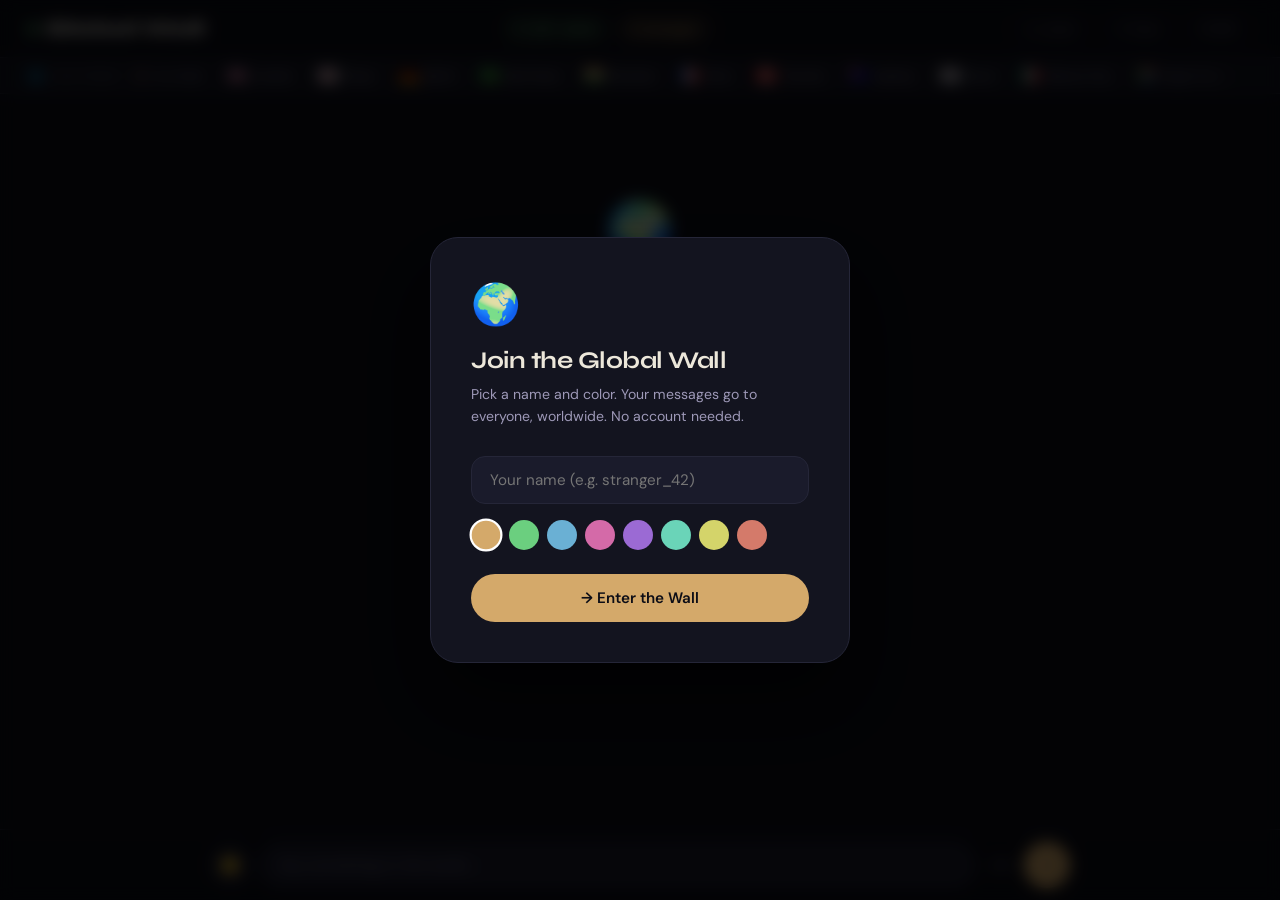
<file: wall.html>
<!DOCTYPE html>
<html lang="en">
<head>
  <meta charset="UTF-8">
  <meta name="viewport" content="width=device-width, initial-scale=1.0">
  <title>Global Wall · Worldwide Chat</title>
  <link href="https://fonts.googleapis.com/css2?family=Syne:wght@600;700;800&family=DM+Sans:wght@300;400;500&display=swap" rel="stylesheet">
  <style>
    :root {
      --bg: #0c0d16;
      --surface: #13141f;
      --surface2: #1a1b2b;
      --border: #252638;
      --gold: #d4a96a;
      --gold-soft: #e8c48e;
      --text: #ece7da;
      --muted: #7a7591;
      --muted2: #9e99b8;
      --green: #6bcf7f;
      --red: #e06060;
      --blue: #6ab0d4;
      --pink: #d46aa8;
      --purple: #9b6ad4;
      --teal: #6ad4b8;
    }

    * { margin: 0; padding: 0; box-sizing: border-box; }
    html, body { height: 100%; overflow: hidden; }

    body {
      background: var(--bg);
      font-family: 'DM Sans', sans-serif;
      color: var(--text);
      display: flex;
      flex-direction: column;
      height: 100vh;
    }

    /* ── TOP NAV ── */
    .nav {
      display: flex;
      align-items: center;
      justify-content: space-between;
      padding: 0 1.8rem;
      height: 58px;
      background: rgba(12,13,22,0.97);
      border-bottom: 1px solid var(--border);
      backdrop-filter: blur(20px);
      flex-shrink: 0;
      z-index: 10;
    }

    .nav-left {
      display: flex;
      align-items: center;
      gap: 12px;
    }

    .logo {
      font-family: 'Syne', sans-serif;
      font-weight: 800;
      font-size: 1.1rem;
      color: var(--text);
      display: flex;
      align-items: center;
      gap: 8px;
    }

    .logo-dot {
      width: 8px; height: 8px;
      background: var(--green);
      border-radius: 50%;
      animation: pulse 2s ease-in-out infinite;
      box-shadow: 0 0 8px rgba(107,207,127,0.5);
    }

    @keyframes pulse {
      0%,100% { transform: scale(1); opacity: 1; }
      50%      { transform: scale(0.6); opacity: 0.4; }
    }

    .nav-center {
      display: flex;
      align-items: center;
      gap: 8px;
    }

    .online-pill {
      display: flex;
      align-items: center;
      gap: 6px;
      background: rgba(107,207,127,0.08);
      border: 1px solid rgba(107,207,127,0.2);
      padding: 5px 12px;
      border-radius: 100px;
      font-size: 0.76rem;
      color: var(--green);
      font-weight: 500;
    }

    .online-dot {
      width: 5px; height: 5px;
      background: var(--green);
      border-radius: 50%;
      animation: blink 1.6s infinite;
    }

    @keyframes blink {
      0%,100% { opacity: 1; }
      50%      { opacity: 0.2; }
    }

    .msg-count-pill {
      background: rgba(212,169,106,0.08);
      border: 1px solid rgba(212,169,106,0.2);
      padding: 5px 12px;
      border-radius: 100px;
      font-size: 0.76rem;
      color: var(--gold);
      font-weight: 500;
    }

    .nav-right {
      display: flex;
      align-items: center;
      gap: 10px;
    }

    .nav-btn {
      background: transparent;
      border: 1px solid var(--border);
      color: var(--muted);
      padding: 6px 14px;
      border-radius: 100px;
      font-size: 0.78rem;
      cursor: pointer;
      font-family: 'DM Sans', sans-serif;
      transition: all 0.2s;
      display: flex;
      align-items: center;
      gap: 5px;
    }

    .nav-btn:hover { border-color: var(--muted2); color: var(--text); }
    .nav-btn.danger:hover { border-color: var(--red); color: var(--red); }

    /* ── WORLD BAR (location ticker) ── */
    .world-bar {
      background: var(--surface);
      border-bottom: 1px solid var(--border);
      padding: 7px 1.8rem;
      display: flex;
      align-items: center;
      gap: 10px;
      flex-shrink: 0;
      overflow: hidden;
    }

    .world-bar-label {
      font-size: 0.68rem;
      text-transform: uppercase;
      letter-spacing: 1.5px;
      color: var(--muted);
      white-space: nowrap;
      flex-shrink: 0;
    }

    .ticker-wrap {
      flex: 1;
      overflow: hidden;
      mask-image: linear-gradient(to right, transparent, black 5%, black 95%, transparent);
    }

    .ticker {
      display: flex;
      gap: 1.5rem;
      animation: ticker 28s linear infinite;
      width: max-content;
    }

    .ticker:hover { animation-play-state: paused; }

    @keyframes ticker {
      0%   { transform: translateX(0); }
      100% { transform: translateX(-50%); }
    }

    .ticker-item {
      font-size: 0.75rem;
      color: var(--muted2);
      display: flex;
      align-items: center;
      gap: 5px;
      white-space: nowrap;
    }

    .ticker-item span { font-size: 1rem; }

    /* ── MESSAGES AREA ── */
    .messages-wrap {
      flex: 1;
      overflow-y: auto;
      scroll-behavior: smooth;
      padding: 20px 0 8px;
    }

    .messages-wrap::-webkit-scrollbar { width: 3px; }
    .messages-wrap::-webkit-scrollbar-track { background: transparent; }
    .messages-wrap::-webkit-scrollbar-thumb { background: var(--border); border-radius: 4px; }

    #messages {
      max-width: 860px;
      margin: 0 auto;
      padding: 0 1.5rem;
      display: flex;
      flex-direction: column;
      gap: 2px;
    }

    /* date divider */
    .date-divider {
      display: flex;
      align-items: center;
      gap: 12px;
      padding: 12px 0;
    }

    .date-divider::before,
    .date-divider::after {
      content: '';
      flex: 1;
      height: 1px;
      background: var(--border);
    }

    .date-divider span {
      font-size: 0.7rem;
      color: var(--muted);
      letter-spacing: 1px;
      text-transform: uppercase;
      white-space: nowrap;
    }

    /* join message */
    .join-msg {
      text-align: center;
      font-size: 0.73rem;
      color: var(--muted);
      padding: 5px 0;
      font-style: italic;
    }

    /* ── MESSAGE BUBBLES ── */
    .msg-row {
      display: flex;
      gap: 10px;
      align-items: flex-end;
      padding: 2px 0;
      animation: msgIn 0.22s ease;
    }

    @keyframes msgIn {
      from { opacity: 0; transform: translateY(10px); }
      to   { opacity: 1; transform: translateY(0); }
    }

    .msg-row.own { flex-direction: row-reverse; }

    .avatar {
      width: 32px; height: 32px;
      border-radius: 50%;
      display: flex;
      align-items: center;
      justify-content: center;
      font-size: 0.85rem;
      flex-shrink: 0;
      font-weight: 600;
      color: #0c0d16;
      margin-bottom: 2px;
    }

    .msg-col {
      display: flex;
      flex-direction: column;
      max-width: 68%;
      gap: 3px;
    }

    .msg-row.own .msg-col { align-items: flex-end; }

    .msg-meta {
      display: flex;
      align-items: center;
      gap: 6px;
      font-size: 0.71rem;
      color: var(--muted);
      padding: 0 4px;
    }

    .msg-row.own .msg-meta { flex-direction: row-reverse; }

    .sender-name {
      font-weight: 500;
      font-size: 0.75rem;
    }

    .flag { font-size: 0.9rem; }

    .bubble {
      padding: 10px 15px;
      border-radius: 18px;
      font-size: 0.9rem;
      line-height: 1.55;
      word-wrap: break-word;
      position: relative;
    }

    /* other people's bubbles */
    .bubble-other {
      background: var(--surface2);
      color: var(--text);
      border-bottom-left-radius: 5px;
    }

    /* your own bubble */
    .bubble-own {
      background: var(--gold);
      color: #0c0d16;
      border-bottom-right-radius: 5px;
    }

    .msg-time {
      font-size: 0.66rem;
      color: var(--muted);
      padding: 0 4px;
    }

    /* image previews */
    .bubble img {
      max-width: 220px;
      border-radius: 10px;
      display: block;
      margin-top: 4px;
    }

    /* reaction row */
    .reaction-row {
      display: flex;
      gap: 4px;
      padding: 0 4px;
      flex-wrap: wrap;
    }

    .msg-row.own .reaction-row { justify-content: flex-end; }

    .react-chip {
      background: var(--surface2);
      border: 1px solid var(--border);
      border-radius: 100px;
      padding: 2px 8px;
      font-size: 0.75rem;
      cursor: pointer;
      transition: all 0.15s;
      user-select: none;
    }

    .react-chip:hover { border-color: var(--gold); transform: scale(1.1); }
    .react-chip.active { background: rgba(212,169,106,0.15); border-color: var(--gold); }

    /* typing indicator */
    .typing-row {
      display: flex;
      gap: 10px;
      align-items: center;
      padding: 4px 0;
      animation: msgIn 0.2s ease;
    }

    .typing-bubble {
      background: var(--surface2);
      border-radius: 18px;
      border-bottom-left-radius: 5px;
      padding: 10px 16px;
      display: flex;
      align-items: center;
      gap: 4px;
    }

    .typing-dot {
      width: 6px; height: 6px;
      background: var(--muted);
      border-radius: 50%;
      animation: typingBounce 1.2s ease-in-out infinite;
    }

    .typing-dot:nth-child(2) { animation-delay: 0.2s; }
    .typing-dot:nth-child(3) { animation-delay: 0.4s; }

    @keyframes typingBounce {
      0%,60%,100% { transform: translateY(0); }
      30%          { transform: translateY(-5px); }
    }

    /* ── EMPTY STATE ── */
    .empty-state {
      display: flex;
      flex-direction: column;
      align-items: center;
      justify-content: center;
      padding: 5rem 2rem;
      gap: 1rem;
      color: var(--muted);
      text-align: center;
    }

    .empty-icon { font-size: 3.5rem; }

    .empty-state h3 {
      font-family: 'Syne', sans-serif;
      font-size: 1.3rem;
      color: var(--text);
      font-weight: 700;
    }

    .empty-state p { font-size: 0.88rem; font-weight: 300; }

    /* ── EMOJI PICKER ── */
    .emoji-bar {
      display: none;
      padding: 8px 1.8rem;
      background: var(--surface);
      border-top: 1px solid var(--border);
      flex-wrap: wrap;
      gap: 6px;
      flex-shrink: 0;
    }

    .emoji-bar.open { display: flex; }

    .emoji-btn {
      background: var(--surface2);
      border: 1px solid var(--border);
      border-radius: 8px;
      padding: 6px 10px;
      font-size: 1.1rem;
      cursor: pointer;
      transition: transform 0.15s, border-color 0.15s;
    }

    .emoji-btn:hover { transform: scale(1.2); border-color: var(--gold); }

    /* ── INPUT BAR ── */
    .input-bar {
      flex-shrink: 0;
      padding: 12px 1.5rem;
      border-top: 1px solid var(--border);
      background: rgba(12,13,22,0.98);
      backdrop-filter: blur(20px);
    }

    .input-inner {
      max-width: 860px;
      margin: 0 auto;
      display: flex;
      gap: 8px;
      align-items: center;
    }

    .input-action {
      width: 40px; height: 40px;
      background: var(--surface2);
      border: 1px solid var(--border);
      border-radius: 50%;
      display: flex;
      align-items: center;
      justify-content: center;
      cursor: pointer;
      font-size: 1rem;
      flex-shrink: 0;
      transition: all 0.2s;
    }

    .input-action:hover { border-color: var(--gold); background: var(--surface); }

    #msg-input {
      flex: 1;
      height: 46px;
      background: var(--surface2);
      border: 1px solid var(--border);
      border-radius: 100px;
      padding: 0 20px;
      font-size: 0.92rem;
      color: var(--text);
      font-family: 'DM Sans', sans-serif;
      outline: none;
      transition: border-color 0.2s;
    }

    #msg-input:focus { border-color: rgba(212,169,106,0.45); }
    #msg-input::placeholder { color: var(--muted); }

    .char-left {
      font-size: 0.7rem;
      color: var(--muted);
      min-width: 32px;
      text-align: center;
      flex-shrink: 0;
    }

    .char-left.warn { color: var(--red); }

    .send-btn {
      width: 46px; height: 46px;
      background: var(--gold);
      border: none;
      border-radius: 50%;
      display: flex;
      align-items: center;
      justify-content: center;
      cursor: pointer;
      flex-shrink: 0;
      transition: background 0.2s, transform 0.1s;
    }

    .send-btn:hover { background: var(--gold-soft); transform: scale(1.05); }
    .send-btn:active { transform: scale(0.95); }

    /* ── NAME MODAL ── */
    .modal-overlay {
      position: fixed;
      inset: 0;
      background: rgba(0,0,0,0.75);
      backdrop-filter: blur(8px);
      z-index: 100;
      display: flex;
      align-items: center;
      justify-content: center;
      animation: fadeIn 0.2s ease;
    }

    @keyframes fadeIn { from{opacity:0} to{opacity:1} }

    .modal {
      background: var(--surface);
      border: 1px solid var(--border);
      border-radius: 28px;
      padding: 2.5rem 2.5rem;
      width: 90%;
      max-width: 420px;
      box-shadow: 0 40px 80px rgba(0,0,0,0.6);
      animation: slideUp 0.25s ease;
    }

    @keyframes slideUp {
      from { opacity:0; transform:translateY(20px); }
      to   { opacity:1; transform:translateY(0); }
    }

    .modal-icon { font-size: 2.5rem; margin-bottom: 1rem; }

    .modal h2 {
      font-family: 'Syne', sans-serif;
      font-size: 1.5rem;
      font-weight: 700;
      margin-bottom: 0.5rem;
      letter-spacing: -0.5px;
    }

    .modal p {
      font-size: 0.88rem;
      color: var(--muted2);
      margin-bottom: 1.8rem;
      line-height: 1.6;
    }

    .modal-input {
      width: 100%;
      background: var(--surface2);
      border: 1px solid var(--border);
      border-radius: 14px;
      padding: 13px 18px;
      font-size: 0.95rem;
      color: var(--text);
      font-family: 'DM Sans', sans-serif;
      outline: none;
      margin-bottom: 1rem;
      transition: border-color 0.2s;
    }

    .modal-input:focus { border-color: rgba(212,169,106,0.4); }

    .color-row {
      display: flex;
      gap: 8px;
      margin-bottom: 1.5rem;
      flex-wrap: wrap;
    }

    .color-swatch {
      width: 30px; height: 30px;
      border-radius: 50%;
      cursor: pointer;
      border: 2px solid transparent;
      transition: transform 0.15s, border-color 0.15s;
    }

    .color-swatch:hover { transform: scale(1.15); }
    .color-swatch.selected { border-color: white; transform: scale(1.1); }

    .modal-submit {
      width: 100%;
      background: var(--gold);
      border: none;
      border-radius: 100px;
      padding: 14px;
      font-size: 0.95rem;
      font-weight: 600;
      color: #0c0d16;
      cursor: pointer;
      font-family: 'DM Sans', sans-serif;
      transition: background 0.2s, transform 0.1s;
    }

    .modal-submit:hover { background: var(--gold-soft); }
    .modal-submit:active { transform: scale(0.98); }

    /* ── SCROLL TO BOTTOM BTN ── */
    .scroll-btn {
      position: fixed;
      bottom: 90px;
      right: 2rem;
      width: 40px; height: 40px;
      background: var(--surface2);
      border: 1px solid var(--border);
      border-radius: 50%;
      display: none;
      align-items: center;
      justify-content: center;
      cursor: pointer;
      font-size: 1.1rem;
      z-index: 20;
      transition: all 0.2s;
      box-shadow: 0 4px 16px rgba(0,0,0,0.4);
    }

    .scroll-btn:hover { border-color: var(--gold); background: var(--surface); }
    .scroll-btn.visible { display: flex; }

    /* ── RESPONSIVE ── */
    @media (max-width: 600px) {
      .nav { padding: 0 1rem; }
      .nav-center { display: none; }
      .input-bar { padding: 10px 1rem; }
      .world-bar { padding: 6px 1rem; }
      #messages { padding: 0 1rem; }
    }
  </style>
</head>
<body>

  <!-- NAME MODAL -->
  <div class="modal-overlay" id="modal">
    <div class="modal">
      <div class="modal-icon">🌍</div>
      <h2>Join the Global Wall</h2>
      <p>Pick a name and color. Your messages go to everyone, worldwide. No account needed.</p>
      <input class="modal-input" id="name-input" placeholder="Your name (e.g. stranger_42)" maxlength="24">
      <div class="color-row" id="color-row"></div>
      <button class="modal-submit" onclick="joinWall()">→ Enter the Wall</button>
    </div>
  </div>

  <!-- NAV -->
  <div class="nav">
    <div class="nav-left">
      <div class="logo">
        <div class="logo-dot"></div>
        Global Wall
      </div>
    </div>
    <div class="nav-center">
      <div class="online-pill">
        <div class="online-dot"></div>
        <span id="online-count">1,247</span> online
      </div>
      <div class="msg-count-pill">
        <span id="msg-count">0</span> messages
      </div>
    </div>
    <div class="nav-right">
      <button class="nav-btn" onclick="scrollToBottom()">↓ Latest</button>
      <button class="nav-btn danger" onclick="clearAll()">✕ Clear</button>
    <button class="nav-btn" onclick=home()">HOME</button>
    </div>
  </div>

  <!-- WORLD TICKER -->
  <div class="world-bar">
    <span class="world-bar-label">🌐 Live from</span>
    <div class="ticker-wrap">
      <div class="ticker" id="ticker"></div>
    </div>
  </div>

  <!-- MESSAGES -->
  <div class="messages-wrap" id="messages-wrap">
    <div id="messages">
      <div class="empty-state" id="empty-state">
        <div class="empty-icon">🌍</div>
        <h3>The wall is waiting.</h3>
        <p>Be the first to say something to the world.</p>
      </div>
    </div>
  </div>

  <!-- EMOJI BAR -->
  <div class="emoji-bar" id="emoji-bar"></div>

  <!-- INPUT -->
  <div class="input-bar">
    <div class="input-inner">
      <button class="input-action" onclick="toggleEmoji()" title="Emoji">😊</button>
      <input id="msg-input" placeholder="Say something to the world…" maxlength="300" autocomplete="off">
      <span class="char-left" id="char-left">300</span>
      <button class="send-btn" onclick="sendMsg()">
        <svg width="16" height="16" viewBox="0 0 24 24" fill="none" stroke="#0c0d16" stroke-width="2.5"><path d="M5 12h14M12 5l7 7-7 7"/></svg>
      </button>
    </div>
  </div>

  <!-- SCROLL BTN -->
  <button class="scroll-btn" id="scroll-btn" onclick="scrollToBottom()">↓</button>

  <script>
    // ── CONFIG ──
    const AVATAR_COLORS = ['#d4a96a','#6bcf7f','#6ab0d4','#d46aa8','#9b6ad4','#6ad4b8','#d4d46a','#d47a6a'];
    const EMOJIS = ['😊','😂','❤️','🔥','👀','😮','💀','🙏','✨','🤔','😭','💯','🌍','👋','🎉','😎'];
    const COUNTRIES = [
      {flag:'🇺🇸',city:'New York'},{flag:'🇬🇧',city:'London'},{flag:'🇯🇵',city:'Tokyo'},
      {flag:'🇩🇪',city:'Berlin'},{flag:'🇧🇷',city:'São Paulo'},{flag:'🇮🇳',city:'Mumbai'},
      {flag:'🇫🇷',city:'Paris'},{flag:'🇨🇦',city:'Toronto'},{flag:'🇦🇺',city:'Sydney'},
      {flag:'🇰🇷',city:'Seoul'},{flag:'🇲🇽',city:'Mexico City'},{flag:'🇿🇦',city:'Cape Town'},
      {flag:'🇸🇬',city:'Singapore'},{flag:'🇦🇷',city:'Buenos Aires'},{flag:'🇳🇬',city:'Lagos'},
      {flag:'🇷🇺',city:'Moscow'},{flag:'🇮🇩',city:'Jakarta'},{flag:'🇪🇬',city:'Cairo'},
      {flag:'🇹🇷',city:'Istanbul'},{flag:'🇵🇭',city:'Manila'},{flag:'🇺🇦',city:'Kyiv'},
      {flag:'🇨🇱',city:'Santiago'},{flag:'🇵🇰',city:'Karachi'},{flag:'🇸🇪',city:'Stockholm'},
    ];
    const STRANGER_NAMES = ['ghost_77','echo_42','void_x','anon_99','wave_13','pixel_0','drift_7','neon_55'];

    // ── STATE ──
    let myName = '';
    let myColor = AVATAR_COLORS[0];
    let myFlag = '🌍';
    let msgCount = 0;
    let selectedColor = 0;
    let emojiOpen = false;

    // ── BUILD COLOR SWATCHES ──
    const colorRow = document.getElementById('color-row');
    AVATAR_COLORS.forEach((c, i) => {
      const s = document.createElement('div');
      s.className = 'color-swatch' + (i === 0 ? ' selected' : '');
      s.style.background = c;
      s.onclick = () => {
        document.querySelectorAll('.color-swatch').forEach(x => x.classList.remove('selected'));
        s.classList.add('selected');
        selectedColor = i;
        myColor = c;
      };
      colorRow.appendChild(s);
    });

    // ── BUILD EMOJI BAR ──
    const emojiBar = document.getElementById('emoji-bar');
    EMOJIS.forEach(em => {
      const b = document.createElement('button');
      b.className = 'emoji-btn';
      b.textContent = em;
      b.onclick = () => {
        const inp = document.getElementById('msg-input');
        inp.value += em;
        inp.focus();
        updateCharCount();
      };
      emojiBar.appendChild(b);
    });

    // ── BUILD TICKER ──
    const ticker = document.getElementById('ticker');
    const tickerContent = [...COUNTRIES, ...COUNTRIES]; // double for seamless loop
    tickerContent.forEach(c => {
      const item = document.createElement('div');
      item.className = 'ticker-item';
      item.innerHTML = `<span>${c.flag}</span>${c.city}`;
      ticker.appendChild(item);
    });

    // ── JOIN ──
    function joinWall() {
      const nameInp = document.getElementById('name-input');
      const val = nameInp.value.trim();
      myName = val || STRANGER_NAMES[Math.floor(Math.random() * STRANGER_NAMES.length)];
      myColor = AVATAR_COLORS[selectedColor];
      myFlag = COUNTRIES[Math.floor(Math.random() * COUNTRIES.length)].flag;

      document.getElementById('modal').style.display = 'none';
      document.getElementById('msg-input').focus();

      // show join message
      setTimeout(() => {
        addJoinMsg(`${myName} joined the wall`);
        // seed a few stranger messages
        seedMessages();
      }, 300);

      // start simulations
      startOnlineFluctuation();
      startStrangerActivity();
    }

    // ── SEED MESSAGES ──
    const seedData = [
      { name: 'echo_42',   color: '#6ab0d4', flag: '🇺🇸', text: 'gm world 🌅',                    time: '8m ago' },
      { name: 'void_x',    color: '#9b6ad4', flag: '🇯🇵', text: 'anyone else awake rn?',           time: '6m ago' },
      { name: 'pixel_0',   color: '#6bcf7f', flag: '🇧🇷', text: 'this wall is oddly comforting',   time: '4m ago' },
      { name: 'neon_55',   color: '#d46aa8', flag: '🇬🇧', text: 'hello from london 👋',            time: '3m ago' },
      { name: 'drift_7',   color: '#6ad4b8', flag: '🇩🇪', text: 'i feel less alone here',          time: '1m ago' },
    ];

    function seedMessages() {
      const es = document.getElementById('empty-state');
      if (es) es.remove();

      addDateDivider('Today');

      seedData.forEach((m, i) => {
        setTimeout(() => {
          addBubble({ name: m.name, color: m.color, flag: m.flag, text: m.text, own: false, timeLabel: m.time });
        }, i * 150);
      });
    }

    // ── ADD DATE DIVIDER ──
    function addDateDivider(label) {
      const div = document.createElement('div');
      div.className = 'date-divider';
      div.innerHTML = `<span>${label}</span>`;
      document.getElementById('messages').appendChild(div);
    }

    // ── ADD JOIN MSG ──
    function addJoinMsg(text) {
      const div = document.createElement('div');
      div.className = 'join-msg';
      div.textContent = `✦ ${text} ✦`;
      document.getElementById('messages').appendChild(div);
    }

    // ── ADD BUBBLE ──
    function addBubble({ name, color, flag, text, own, timeLabel }) {
      const es = document.getElementById('empty-state');
      if (es) es.remove();

      const now = timeLabel || getTime();
      const initial = name.charAt(0).toUpperCase();

      const row = document.createElement('div');
      row.className = 'msg-row' + (own ? ' own' : '');

      row.innerHTML = `
        <div class="avatar" style="background:${color}">${initial}</div>
        <div class="msg-col">
          <div class="msg-meta">
            <span class="sender-name" style="color:${color}">${own ? 'You' : name}</span>
            <span class="flag">${flag}</span>
          </div>
          <div class="bubble ${own ? 'bubble-own' : 'bubble-other'}">${escHtml(text)}</div>
          <div class="msg-time">${now}</div>
        </div>
      `;

      document.getElementById('messages').appendChild(row);
      msgCount++;
      updateMsgCount();
      autoScroll();
    }

    // ── SEND ──
    function sendMsg() {
      const inp = document.getElementById('msg-input');
      const text = inp.value.trim();
      if (!text || !myName) return;

      addBubble({ name: myName, color: myColor, flag: myFlag, text, own: true });
      inp.value = '';
      document.getElementById('char-left').textContent = '300';
      document.getElementById('char-left').classList.remove('warn');
      inp.focus();
    }

    // ── CHAR COUNTER ──
    document.getElementById('msg-input').addEventListener('input', updateCharCount);
    function updateCharCount() {
      const inp = document.getElementById('msg-input');
      const left = 300 - inp.value.length;
      const el = document.getElementById('char-left');
      el.textContent = left;
      el.classList.toggle('warn', left < 30);
    }

    // ── ENTER TO SEND ──
    document.getElementById('msg-input').addEventListener('keydown', e => {
      if (e.key === 'Enter' && !e.shiftKey) { e.preventDefault(); sendMsg(); }
    });

    // ── EMOJI TOGGLE ──
    function toggleEmoji() {
      emojiOpen = !emojiOpen;
      document.getElementById('emoji-bar').classList.toggle('open', emojiOpen);
    }

    // ── SCROLL ──
    function autoScroll() {
      const wrap = document.getElementById('messages-wrap');
      const atBottom = wrap.scrollHeight - wrap.scrollTop - wrap.clientHeight < 120;
      if (atBottom) scrollToBottom();
      else document.getElementById('scroll-btn').classList.add('visible');
    }

    function scrollToBottom() {
      const wrap = document.getElementById('messages-wrap');
      wrap.scrollTo({ top: wrap.scrollHeight, behavior: 'smooth' });
      document.getElementById('scroll-btn').classList.remove('visible');
    }

    document.getElementById('messages-wrap').addEventListener('scroll', function() {
      const atBottom = this.scrollHeight - this.scrollTop - this.clientHeight < 80;
      document.getElementById('scroll-btn').classList.toggle('visible', !atBottom);
    });

    // ── CLEAR ──
    function clearAll() {
      if (!confirm('Clear all messages?')) return;
      document.getElementById('messages').innerHTML = `
        <div class="empty-state" id="empty-state">
          <div class="empty-icon">🌍</div>
          <h3>The wall is empty.</h3>
          <p>Start a new conversation.</p>
        </div>`;
      msgCount = 0;
      updateMsgCount();
    }

    // ── ONLINE FLUCTUATION ──
    function startOnlineFluctuation() {
      setInterval(() => {
        const el = document.getElementById('online-count');
        let n = parseInt(el.textContent.replace(/,/g, ''));
        n += Math.floor(Math.random() * 7) - 3;
        n = Math.max(900, Math.min(2000, n));
        el.textContent = n.toLocaleString();
      }, 4000);
    }

    // ── STRANGER ACTIVITY SIMULATION ──
    const strangerMsgs = [
      { name:'ghost_77', color:'#d47a6a', flag:'🇰🇷', text:'hello from seoul 🌃' },
      { name:'wave_13',  color:'#6ad4b8', flag:'🇦🇺', text:'gday from sydney ☀️' },
      { name:'anon_99',  color:'#9b6ad4', flag:'🇮🇳', text:'this wall is different' },
      { name:'echo_42',  color:'#6ab0d4', flag:'🇺🇸', text:'anyone else just vibe here?' },
      { name:'void_x',   color:'#d46aa8', flag:'🇫🇷', text:'bonsoir 🌙' },
      { name:'drift_7',  color:'#6bcf7f', flag:'🇧🇷', text:'olá mundo 🌎' },
      { name:'pixel_0',  color:'#d4d46a', flag:'🇸🇬', text:'the wall never sleeps' },
      { name:'neon_55',  color:'#6ab0d4', flag:'🇩🇪', text:'guten nacht everyone' },
      { name:'ghost_77', color:'#d47a6a', flag:'🇯🇵', text:'still here 👀' },
      { name:'anon_99',  color:'#9b6ad4', flag:'🇿🇦', text:'cape town checking in 🌍' },
    ];

    let strangerIdx = 0;

    function startStrangerActivity() {
      function scheduleNext() {
        const delay = 8000 + Math.random() * 12000;
        setTimeout(() => {
          if (!myName) { scheduleNext(); return; }
          const m = strangerMsgs[strangerIdx % strangerMsgs.length];
          strangerIdx++;

          // show typing first
          showTyping(m.color);
          setTimeout(() => {
            removeTyping();
            addBubble({ ...m, own: false });
            scheduleNext();
          }, 1400 + Math.random() * 800);
        }, delay);
      }
      scheduleNext();
    }

    function showTyping(color) {
      const row = document.createElement('div');
      row.className = 'typing-row';
      row.id = 'typing-row';
      row.innerHTML = `
        <div class="avatar" style="background:${color}">?</div>
        <div class="typing-bubble">
          <div class="typing-dot"></div>
          <div class="typing-dot"></div>
          <div class="typing-dot"></div>
        </div>`;
      document.getElementById('messages').appendChild(row);
      autoScroll();
    }

    function removeTyping() {
      const t = document.getElementById('typing-row');
      if (t) t.remove();
    }

    // ── HELPERS ──
    function getTime() {
      const d = new Date();
      return d.getHours().toString().padStart(2,'0') + ':' + d.getMinutes().toString().padStart(2,'0');
    }

    function updateMsgCount() {
      document.getElementById('msg-count').textContent = msgCount;
    }

    function escHtml(str) {
      return str.replace(/&/g,'&amp;').replace(/</g,'&lt;').replace(/>/g,'&gt;');
    }

    // ── ENTER KEY ON MODAL ──
    document.getElementById('name-input').addEventListener('keydown', e => {
      if (e.key === 'Enter') joinWall();
    });
  </script>
</body>
</html>
</file>
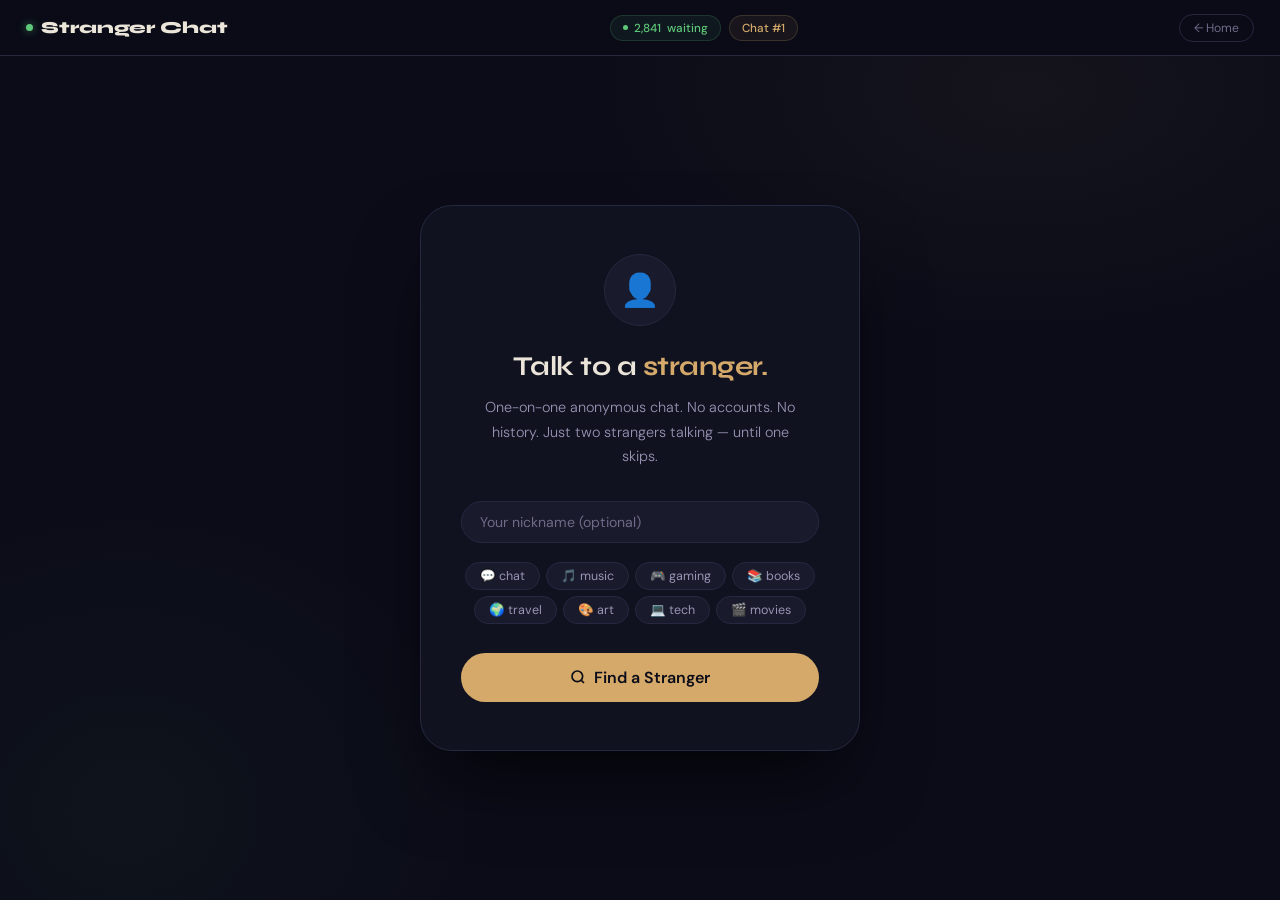
<file: assets/js/stranger.html>
<!DOCTYPE html>
<html lang="en">
<head>
  <meta charset="UTF-8">
  <meta name="viewport" content="width=device-width, initial-scale=1.0">
  <title>Stranger Chat · 1:1</title>
  <link href="https://fonts.googleapis.com/css2?family=Syne:wght@600;700;800&family=DM+Sans:ital,wght@0,300;0,400;0,500;1,400&display=swap" rel="stylesheet">
  <style>
    :root {
      --bg: #0b0c18;
      --surface: #111220;
      --surface2: #191a2c;
      --surface3: #20213a;
      --border: #252840;
      --gold: #d4a96a;
      --gold-soft: #e8c48e;
      --text: #eae5d8;
      --muted: #6e6a88;
      --muted2: #9994b5;
      --green: #5ec97a;
      --red: #e06060;
      --skip: #e85d5d;
      --skip-hover: #f07070;
    }

    * { margin: 0; padding: 0; box-sizing: border-box; }
    html, body { height: 100%; overflow: hidden; }

    body {
      background: var(--bg);
      font-family: 'DM Sans', sans-serif;
      color: var(--text);
      height: 100vh;
      display: flex;
      flex-direction: column;
      background-image:
        radial-gradient(ellipse 50% 40% at 80% 10%, rgba(212,169,106,0.05) 0%, transparent 70%),
        radial-gradient(ellipse 40% 50% at 10% 90%, rgba(94,201,122,0.04) 0%, transparent 70%);
    }

    /* ── NAV ── */
    .nav {
      display: flex;
      align-items: center;
      justify-content: space-between;
      padding: 0 1.6rem;
      height: 56px;
      background: rgba(11,12,24,0.95);
      border-bottom: 1px solid var(--border);
      backdrop-filter: blur(20px);
      flex-shrink: 0;
      z-index: 20;
    }

    .logo {
      font-family: 'Syne', sans-serif;
      font-weight: 800;
      font-size: 1.05rem;
      color: var(--text);
      display: flex;
      align-items: center;
      gap: 8px;
    }

    .logo-dot {
      width: 7px; height: 7px;
      background: var(--green);
      border-radius: 50%;
      animation: pulse 2.2s ease-in-out infinite;
      box-shadow: 0 0 8px rgba(94,201,122,0.6);
    }

    @keyframes pulse {
      0%,100% { transform: scale(1); opacity: 1; }
      50%      { transform: scale(0.55); opacity: 0.35; }
    }

    .nav-center {
      display: flex;
      align-items: center;
      gap: 8px;
    }

    .waiting-pill {
      display: flex;
      align-items: center;
      gap: 6px;
      background: rgba(94,201,122,0.07);
      border: 1px solid rgba(94,201,122,0.18);
      padding: 4px 12px;
      border-radius: 100px;
      font-size: 0.73rem;
      color: var(--green);
      font-weight: 500;
    }

    .w-dot {
      width: 5px; height: 5px;
      background: var(--green);
      border-radius: 50%;
      animation: blink 1.5s infinite;
    }

    @keyframes blink {
      0%,100% { opacity: 1; }
      50%      { opacity: 0.15; }
    }

    .chat-count-pill {
      background: rgba(212,169,106,0.07);
      border: 1px solid rgba(212,169,106,0.18);
      padding: 4px 12px;
      border-radius: 100px;
      font-size: 0.73rem;
      color: var(--gold);
      font-weight: 500;
    }

    .nav-right { display: flex; align-items: center; gap: 8px; }

    .nav-btn {
      background: transparent;
      border: 1px solid var(--border);
      color: var(--muted);
      padding: 5px 14px;
      border-radius: 100px;
      font-size: 0.76rem;
      cursor: pointer;
      font-family: 'DM Sans', sans-serif;
      transition: all 0.2s;
    }

    .nav-btn:hover { border-color: var(--muted2); color: var(--text); }

    /* ── SCREENS ── */
    .screen { display: none; flex: 1; flex-direction: column; overflow: hidden; }
    .screen.active { display: flex; }

    /* ══════════════════
       WAITING SCREEN
    ══════════════════ */
    #screen-waiting {
      align-items: center;
      justify-content: center;
      gap: 0;
      padding: 2rem;
    }

    .waiting-card {
      background: var(--surface);
      border: 1px solid var(--border);
      border-radius: 32px;
      padding: 3rem 2.5rem;
      text-align: center;
      max-width: 440px;
      width: 100%;
      box-shadow: 0 40px 80px -20px rgba(0,0,0,0.7);
      animation: fadeUp 0.5s ease;
    }

    @keyframes fadeUp {
      from { opacity: 0; transform: translateY(20px); }
      to   { opacity: 1; transform: translateY(0); }
    }

    .waiting-icon {
      width: 72px; height: 72px;
      background: var(--surface2);
      border-radius: 50%;
      display: flex;
      align-items: center;
      justify-content: center;
      font-size: 2rem;
      margin: 0 auto 1.5rem;
      border: 1px solid var(--border);
      animation: iconFloat 3s ease-in-out infinite;
    }

    @keyframes iconFloat {
      0%,100% { transform: translateY(0); }
      50%      { transform: translateY(-6px); }
    }

    .waiting-card h2 {
      font-family: 'Syne', sans-serif;
      font-size: 1.7rem;
      font-weight: 700;
      letter-spacing: -0.5px;
      margin-bottom: 0.8rem;
    }

    .waiting-card h2 em {
      font-style: normal;
      color: var(--gold);
    }

    .waiting-card p {
      font-size: 0.9rem;
      color: var(--muted2);
      line-height: 1.7;
      font-weight: 300;
      margin-bottom: 2rem;
      max-width: 320px;
      margin-left: auto;
      margin-right: auto;
    }

    /* name input row */
    .name-row {
      display: flex;
      gap: 8px;
      margin-bottom: 1.2rem;
    }

    .name-input {
      flex: 1;
      background: var(--surface2);
      border: 1px solid var(--border);
      border-radius: 100px;
      padding: 11px 18px;
      font-size: 0.88rem;
      color: var(--text);
      font-family: 'DM Sans', sans-serif;
      outline: none;
      transition: border-color 0.2s;
    }

    .name-input:focus { border-color: rgba(212,169,106,0.4); }
    .name-input::placeholder { color: var(--muted); }

    .interest-row {
      display: flex;
      gap: 6px;
      flex-wrap: wrap;
      margin-bottom: 1.8rem;
      justify-content: center;
    }

    .interest-chip {
      background: var(--surface2);
      border: 1px solid var(--border);
      border-radius: 100px;
      padding: 5px 14px;
      font-size: 0.78rem;
      cursor: pointer;
      transition: all 0.18s;
      color: var(--muted2);
      user-select: none;
    }

    .interest-chip:hover { border-color: var(--gold); color: var(--text); }
    .interest-chip.on { background: rgba(212,169,106,0.1); border-color: var(--gold); color: var(--gold); }

    .start-btn {
      width: 100%;
      background: var(--gold);
      border: none;
      border-radius: 100px;
      padding: 14px;
      font-size: 1rem;
      font-weight: 600;
      color: #0b0c18;
      cursor: pointer;
      font-family: 'DM Sans', sans-serif;
      transition: background 0.2s, transform 0.1s;
      display: flex;
      align-items: center;
      justify-content: center;
      gap: 8px;
    }

    .start-btn:hover { background: var(--gold-soft); transform: translateY(-1px); }
    .start-btn:active { transform: scale(0.98); }

    /* searching state */
    .searching-state {
      display: none;
      flex-direction: column;
      align-items: center;
      gap: 1rem;
      padding: 1rem 0;
    }

    .searching-state.active { display: flex; }

    .search-ring {
      width: 56px; height: 56px;
      border: 2px solid var(--border);
      border-top-color: var(--gold);
      border-radius: 50%;
      animation: spin 0.9s linear infinite;
    }

    @keyframes spin { to { transform: rotate(360deg); } }

    .search-text {
      font-size: 0.88rem;
      color: var(--muted2);
      font-weight: 300;
    }

    .cancel-search {
      background: transparent;
      border: 1px solid var(--border);
      color: var(--muted);
      padding: 7px 20px;
      border-radius: 100px;
      font-size: 0.8rem;
      cursor: pointer;
      font-family: 'DM Sans', sans-serif;
      transition: all 0.2s;
    }

    .cancel-search:hover { border-color: var(--red); color: var(--red); }

    /* ══════════════════
       CHAT SCREEN
    ══════════════════ */
    #screen-chat {
      flex-direction: column;
    }

    /* chat top bar */
    .chat-bar {
      display: flex;
      align-items: center;
      justify-content: space-between;
      padding: 0 1.4rem;
      height: 54px;
      background: var(--surface);
      border-bottom: 1px solid var(--border);
      flex-shrink: 0;
    }

    .stranger-info {
      display: flex;
      align-items: center;
      gap: 10px;
    }

    .stranger-avatar {
      width: 36px; height: 36px;
      border-radius: 50%;
      display: flex;
      align-items: center;
      justify-content: center;
      font-size: 0.9rem;
      font-weight: 700;
      color: #0b0c18;
      flex-shrink: 0;
    }

    .stranger-name-wrap .s-name {
      font-family: 'Syne', sans-serif;
      font-size: 0.92rem;
      font-weight: 700;
      color: var(--text);
    }

    .stranger-name-wrap .s-status {
      font-size: 0.68rem;
      color: var(--green);
      display: flex;
      align-items: center;
      gap: 4px;
    }

    .s-dot {
      width: 5px; height: 5px;
      background: var(--green);
      border-radius: 50%;
    }

    .chat-bar-actions {
      display: flex;
      align-items: center;
      gap: 8px;
    }

    .chat-num {
      font-size: 0.72rem;
      color: var(--muted);
      background: var(--surface2);
      border: 1px solid var(--border);
      padding: 4px 10px;
      border-radius: 100px;
    }

    /* THE SKIP BUTTON — most important */
    .skip-btn {
      background: var(--skip);
      border: none;
      color: white;
      padding: 8px 20px;
      border-radius: 100px;
      font-size: 0.85rem;
      font-weight: 600;
      cursor: pointer;
      font-family: 'DM Sans', sans-serif;
      transition: background 0.18s, transform 0.1s, box-shadow 0.18s;
      display: flex;
      align-items: center;
      gap: 6px;
      box-shadow: 0 4px 16px rgba(232,93,93,0.3);
      letter-spacing: 0.3px;
      animation: skipPulse 2.5s ease-in-out infinite;
    }

    @keyframes skipPulse {
      0%,100% { box-shadow: 0 4px 16px rgba(232,93,93,0.3); }
      50%      { box-shadow: 0 4px 24px rgba(232,93,93,0.55); }
    }

    .skip-btn:hover {
      background: var(--skip-hover);
      transform: scale(1.04);
      box-shadow: 0 6px 20px rgba(232,93,93,0.5);
      animation: none;
    }

    .skip-btn:active { transform: scale(0.97); }

    .skip-btn svg { width: 14px; height: 14px; }

    /* messages */
    .messages-wrap {
      flex: 1;
      overflow-y: auto;
      padding: 16px 0 8px;
      scroll-behavior: smooth;
    }

    .messages-wrap::-webkit-scrollbar { width: 3px; }
    .messages-wrap::-webkit-scrollbar-track { background: transparent; }
    .messages-wrap::-webkit-scrollbar-thumb { background: var(--border); border-radius: 4px; }

    #messages {
      max-width: 800px;
      margin: 0 auto;
      padding: 0 1.4rem;
      display: flex;
      flex-direction: column;
      gap: 2px;
    }

    /* system messages */
    .sys {
      text-align: center;
      font-size: 0.71rem;
      color: var(--muted);
      padding: 10px 0 6px;
      letter-spacing: 0.3px;
      animation: fadeIn 0.3s ease;
    }

    @keyframes fadeIn { from{opacity:0} to{opacity:1} }

    .sys.connected { color: var(--green); }
    .sys.skipped   { color: var(--skip); }

    /* divider */
    .divider {
      display: flex;
      align-items: center;
      gap: 10px;
      padding: 8px 0;
    }
    .divider::before, .divider::after {
      content: ''; flex: 1; height: 1px; background: var(--border);
    }
    .divider span { font-size: 0.68rem; color: var(--muted); letter-spacing: 1px; text-transform: uppercase; }

    /* bubble rows */
    .msg-row {
      display: flex;
      gap: 8px;
      align-items: flex-end;
      padding: 1px 0;
      animation: msgIn 0.2s ease;
    }

    .msg-row.own { flex-direction: row-reverse; }

    @keyframes msgIn {
      from { opacity: 0; transform: translateY(8px) scale(0.97); }
      to   { opacity: 1; transform: translateY(0) scale(1); }
    }

    .msg-avatar {
      width: 28px; height: 28px;
      border-radius: 50%;
      display: flex;
      align-items: center;
      justify-content: center;
      font-size: 0.72rem;
      font-weight: 700;
      color: #0b0c18;
      flex-shrink: 0;
    }

    .bubble {
      max-width: 68%;
      padding: 10px 14px;
      border-radius: 18px;
      font-size: 0.88rem;
      line-height: 1.55;
      word-wrap: break-word;
    }

    .bubble small {
      display: block;
      font-size: 0.63rem;
      opacity: 0.5;
      margin-top: 3px;
    }

    .bubble-stranger {
      background: var(--surface2);
      color: var(--text);
      border-bottom-left-radius: 4px;
    }

    .bubble-own {
      background: var(--gold);
      color: #0b0c18;
      border-bottom-right-radius: 4px;
      margin-left: auto;
    }

    /* typing */
    .typing-row {
      display: flex;
      gap: 8px;
      align-items: center;
      padding: 4px 0;
      animation: msgIn 0.2s ease;
    }

    .typing-bubble {
      background: var(--surface2);
      border-radius: 18px;
      border-bottom-left-radius: 4px;
      padding: 10px 14px;
      display: flex;
      gap: 4px;
      align-items: center;
    }

    .td {
      width: 6px; height: 6px;
      background: var(--muted);
      border-radius: 50%;
      animation: tdBounce 1.1s ease-in-out infinite;
    }
    .td:nth-child(2) { animation-delay: 0.18s; }
    .td:nth-child(3) { animation-delay: 0.36s; }

    @keyframes tdBounce {
      0%,60%,100% { transform: translateY(0); }
      30%          { transform: translateY(-5px); }
    }

    /* skip transition overlay */
    .skip-overlay {
      display: none;
      position: absolute;
      inset: 0;
      background: rgba(11,12,24,0.88);
      backdrop-filter: blur(6px);
      z-index: 30;
      align-items: center;
      justify-content: center;
      flex-direction: column;
      gap: 1rem;
    }

    .skip-overlay.show { display: flex; animation: fadeIn 0.2s ease; }

    .skip-overlay-text {
      font-family: 'Syne', sans-serif;
      font-size: 1.4rem;
      font-weight: 700;
      color: var(--text);
      text-align: center;
    }

    .skip-overlay-sub {
      font-size: 0.85rem;
      color: var(--muted2);
      font-weight: 300;
    }

    .skip-ring {
      width: 52px; height: 52px;
      border: 2px solid var(--border);
      border-top-color: var(--gold);
      border-radius: 50%;
      animation: spin 0.85s linear infinite;
    }

    /* input bar */
    .input-bar {
      flex-shrink: 0;
      padding: 12px 1.4rem;
      border-top: 1px solid var(--border);
      background: rgba(11,12,24,0.98);
      backdrop-filter: blur(20px);
    }

    .input-inner {
      max-width: 800px;
      margin: 0 auto;
      display: flex;
      gap: 8px;
      align-items: center;
    }

    #chat-input {
      flex: 1;
      height: 46px;
      background: var(--surface2);
      border: 1px solid var(--border);
      border-radius: 100px;
      padding: 0 20px;
      font-size: 0.9rem;
      color: var(--text);
      font-family: 'DM Sans', sans-serif;
      outline: none;
      transition: border-color 0.2s;
    }

    #chat-input:focus { border-color: rgba(212,169,106,0.4); }
    #chat-input::placeholder { color: var(--muted); }
    #chat-input:disabled { opacity: 0.4; cursor: not-allowed; }

    .send-btn {
      width: 46px; height: 46px;
      background: var(--gold);
      border: none;
      border-radius: 50%;
      display: flex;
      align-items: center;
      justify-content: center;
      cursor: pointer;
      flex-shrink: 0;
      transition: all 0.2s;
    }

    .send-btn:hover { background: var(--gold-soft); transform: scale(1.05); }
    .send-btn:active { transform: scale(0.95); }
    .send-btn:disabled { opacity: 0.4; cursor: not-allowed; transform: none; }

    /* ══════════════════
       DISCONNECTED SCREEN
    ══════════════════ */
    #screen-disc {
      align-items: center;
      justify-content: center;
      padding: 2rem;
    }

    .disc-card {
      background: var(--surface);
      border: 1px solid var(--border);
      border-radius: 28px;
      padding: 2.5rem 2rem;
      text-align: center;
      max-width: 380px;
      width: 100%;
      animation: fadeUp 0.4s ease;
    }

    .disc-icon { font-size: 2.8rem; margin-bottom: 1rem; }

    .disc-card h3 {
      font-family: 'Syne', sans-serif;
      font-size: 1.4rem;
      font-weight: 700;
      margin-bottom: 0.6rem;
    }

    .disc-card p {
      font-size: 0.86rem;
      color: var(--muted2);
      line-height: 1.65;
      margin-bottom: 1.8rem;
      font-weight: 300;
    }

    .disc-btns { display: flex; gap: 10px; }

    .disc-btn-next {
      flex: 1;
      background: var(--gold);
      border: none;
      border-radius: 100px;
      padding: 12px;
      font-size: 0.9rem;
      font-weight: 600;
      color: #0b0c18;
      cursor: pointer;
      font-family: 'DM Sans', sans-serif;
      transition: all 0.2s;
    }

    .disc-btn-next:hover { background: var(--gold-soft); }

    .disc-btn-home {
      flex: 1;
      background: transparent;
      border: 1px solid var(--border);
      border-radius: 100px;
      padding: 12px;
      font-size: 0.9rem;
      color: var(--muted2);
      cursor: pointer;
      font-family: 'DM Sans', sans-serif;
      transition: all 0.2s;
    }

    .disc-btn-home:hover { border-color: var(--muted2); color: var(--text); }

    /* skip shortcut hint */
    .skip-hint {
      font-size: 0.68rem;
      color: var(--muted);
      text-align: center;
      padding: 4px 0;
      letter-spacing: 0.3px;
    }

    .skip-hint kbd {
      background: var(--surface3);
      border: 1px solid var(--border);
      border-radius: 4px;
      padding: 1px 5px;
      font-family: monospace;
      font-size: 0.65rem;
      color: var(--muted2);
    }

    /* session timer */
    .session-timer {
      font-size: 0.7rem;
      color: var(--muted);
      background: var(--surface2);
      border: 1px solid var(--border);
      border-radius: 100px;
      padding: 3px 10px;
    }

    /* responsive */
    @media (max-width: 600px) {
      .nav { padding: 0 1rem; }
      .nav-center { display: none; }
      .chat-bar { padding: 0 1rem; }
      .input-bar { padding: 10px 1rem; }
      #messages { padding: 0 1rem; }
      .skip-btn { padding: 7px 14px; font-size: 0.8rem; }
    }
  </style>
</head>
<body>

  <!-- NAV -->
  <div class="nav">
    <div class="logo">
      <div class="logo-dot"></div>
      Stranger Chat
    </div>
    <div class="nav-center">
      <div class="waiting-pill">
        <div class="w-dot"></div>
        <span id="waiting-count">2,841</span> waiting
      </div>
      <div class="chat-count-pill" id="chat-count-pill">Chat #<span id="chat-num">1</span></div>
    </div>
    <div class="nav-right">
      <button class="nav-btn" onclick="goHome()">← Home</button>
    </div>
  </div>

  <!-- ══════════════════ WAITING SCREEN ══════════════════ -->
  <div id="screen-waiting" class="screen active">
    <div class="waiting-card">
      <div class="waiting-icon">👤</div>
      <h2>Talk to a <em>stranger.</em></h2>
      <p>One-on-one anonymous chat. No accounts. No history. Just two strangers talking — until one skips.</p>

      <div class="name-row">
        <input class="name-input" id="my-name" placeholder="Your nickname (optional)" maxlength="20">
      </div>

      <div class="interest-row" id="interest-row">
        <div class="interest-chip" onclick="toggleChip(this)">💬 chat</div>
        <div class="interest-chip" onclick="toggleChip(this)">🎵 music</div>
        <div class="interest-chip" onclick="toggleChip(this)">🎮 gaming</div>
        <div class="interest-chip" onclick="toggleChip(this)">📚 books</div>
        <div class="interest-chip" onclick="toggleChip(this)">🌍 travel</div>
        <div class="interest-chip" onclick="toggleChip(this)">🎨 art</div>
        <div class="interest-chip" onclick="toggleChip(this)">💻 tech</div>
        <div class="interest-chip" onclick="toggleChip(this)">🎬 movies</div>
      </div>

      <!-- normal state -->
      <div id="start-state">
        <button class="start-btn" onclick="startSearch()">
          <svg width="16" height="16" viewBox="0 0 24 24" fill="none" stroke="currentColor" stroke-width="2.5"><circle cx="11" cy="11" r="8"/><path d="m21 21-4.35-4.35"/></svg>
          Find a Stranger
        </button>
      </div>

      <!-- searching state -->
      <div class="searching-state" id="searching-state">
        <div class="search-ring"></div>
        <p class="search-text" id="search-text">Looking for a stranger…</p>
        <button class="cancel-search" onclick="cancelSearch()">Cancel</button>
      </div>
    </div>
  </div>

  <!-- ══════════════════ CHAT SCREEN ══════════════════ -->
  <div id="screen-chat" class="screen" style="position:relative;">

    <!-- skip overlay (shown between chats) -->
    <div class="skip-overlay" id="skip-overlay">
      <div class="skip-ring"></div>
      <div class="skip-overlay-text">Finding next stranger…</div>
      <div class="skip-overlay-sub">Hang tight</div>
    </div>

    <!-- chat top bar -->
    <div class="chat-bar">
      <div class="stranger-info">
        <div class="stranger-avatar" id="s-avatar">?</div>
        <div class="stranger-name-wrap">
          <div class="s-name" id="s-name">Stranger</div>
          <div class="s-status"><div class="s-dot"></div>connected</div>
        </div>
      </div>
      <div class="chat-bar-actions">
        <span class="session-timer" id="session-timer">0:00</span>
        <button class="skip-btn" onclick="skipStranger()" id="skip-btn">
          <svg viewBox="0 0 24 24" fill="none" stroke="currentColor" stroke-width="2.5">
            <path d="M5 12h14M15 7l5 5-5 5"/>
          </svg>
          Skip →
        </button>
      </div>
    </div>

    <!-- messages -->
    <div class="messages-wrap" id="messages-wrap">
      <div id="messages"></div>
    </div>

    <!-- skip hint -->
    <div class="skip-hint">Press <kbd>Esc</kbd> or click Skip to find next stranger</div>

    <!-- input -->
    <div class="input-bar">
      <div class="input-inner">
        <input id="chat-input" placeholder="Say something…" maxlength="300" autocomplete="off">
        <button class="send-btn" id="send-btn" onclick="sendMsg()">
          <svg width="15" height="15" viewBox="0 0 24 24" fill="none" stroke="#0b0c18" stroke-width="2.5">
            <path d="M5 12h14M12 5l7 7-7 7"/>
          </svg>
        </button>
      </div>
    </div>
  </div>

  <!-- ══════════════════ DISCONNECTED SCREEN ══════════════════ -->
  <div id="screen-disc" class="screen">
    <div class="disc-card">
      <div class="disc-icon">👋</div>
      <h3>Stranger disconnected</h3>
      <p>They left the wall. It happens. The conversation was real while it lasted — now find a new one.</p>
      <div class="disc-btns">
        <button class="disc-btn-next" onclick="startSearch()">Next Stranger →</button>
        <button class="disc-btn-home" onclick="goHome()">Go Home</button>
      </div>
    </div>
  </div>

  <script>
    // ══════════════════════════
    // DATA
    // ══════════════════════════

    const STRANGER_POOL = [
      { name:'ghost_77',  color:'#d47a6a', flag:'🇰🇷', emoji:'👤' },
      { name:'echo_42',   color:'#6ab0d4', flag:'🇺🇸', emoji:'🌊' },
      { name:'void_x',    color:'#9b6ad4', flag:'🇯🇵', emoji:'🌀' },
      { name:'neon_55',   color:'#d46aa8', flag:'🇬🇧', emoji:'💡' },
      { name:'drift_7',   color:'#6ad4b8', flag:'🇩🇪', emoji:'🌿' },
      { name:'pixel_0',   color:'#d4d46a', flag:'🇧🇷', emoji:'🔲' },
      { name:'wave_13',   color:'#6bcf7f', flag:'🇦🇺', emoji:'🌊' },
      { name:'anon_99',   color:'#d4a96a', flag:'🇮🇳', emoji:'🎭' },
      { name:'static_4',  color:'#a06ab4', flag:'🇫🇷', emoji:'📡' },
      { name:'blur_21',   color:'#6ab4d4', flag:'🇸🇬', emoji:'🌫' },
      { name:'spark_66',  color:'#d4c46a', flag:'🇨🇦', emoji:'⚡' },
      { name:'nova_3',    color:'#e87d6e', flag:'🇲🇽', emoji:'🌟' },
    ];

    const STRANGER_REPLIES = [
      ["hey there 👋", "what's up?", "so... who are you?"],
      ["i've been on here for like an hour lol", "no one interesting until now maybe"],
      ["where are you from?", "i'm trying to guess your timezone"],
      ["do you ever feel like you know someone you've never met?", "weird thought i know"],
      ["honestly this is better than talking to people i know 😭"],
      ["so what brings you here?", "boredom? curiosity?"],
      ["i like that nobody knows who i am here", "it's freeing"],
      ["ok real question", "cats or dogs?"],
      ["i was literally about to skip you", "glad i didn't"],
      ["what are you doing at this hour lol"],
      ["you seem different", "most people just say hi and disappear"],
      ["this is oddly calming", "the anonymity thing"],
      ["do you think we'd be friends irl?"],
      ["i've had 3 coffees today and i feel nothing 😂"],
    ];

    // ══════════════════════════
    // STATE
    // ══════════════════════════

    let myName       = '';
    let myColor      = '#d4a96a';
    let chatCount    = 0;
    let currentStranger = null;
    let replyIdx     = 0;
    let timerInterval = null;
    let sessionSecs  = 0;
    let replyTimeout = null;
    let disconnectTimeout = null;

    // ══════════════════════════
    // SCREENS
    // ══════════════════════════

    function showScreen(id) {
      document.querySelectorAll('.screen').forEach(s => s.classList.remove('active'));
      document.getElementById(id).classList.add('active');
    }

    function goHome() {
      clearTimers();
      showScreen('screen-waiting');
      document.getElementById('start-state').style.display = '';
      document.getElementById('searching-state').classList.remove('active');
    }

    // ══════════════════════════
    // INTEREST CHIPS
    // ══════════════════════════

    function toggleChip(el) {
      el.classList.toggle('on');
    }

    // ══════════════════════════
    // SEARCH / MATCH
    // ══════════════════════════

    function startSearch() {
      const nameEl = document.getElementById('my-name');
      myName = nameEl ? (nameEl.value.trim() || 'You') : 'You';

      showScreen('screen-waiting');
      document.getElementById('start-state').style.display = 'none';
      document.getElementById('searching-state').classList.add('active');
      document.getElementById('search-text').textContent = 'Looking for a stranger…';

      updateWaitingCount();

      // simulate match delay 1.5–3.5s
      const delay = 1500 + Math.random() * 2000;
      setTimeout(connectToStranger, delay);
    }

    function cancelSearch() {
      document.getElementById('start-state').style.display = '';
      document.getElementById('searching-state').classList.remove('active');
    }

    function connectToStranger() {
      chatCount++;
      document.getElementById('chat-num').textContent = chatCount;

      // pick random stranger (not last one)
      let pool = STRANGER_POOL;
      if (currentStranger) {
        pool = STRANGER_POOL.filter(s => s.name !== currentStranger.name);
      }
      currentStranger = pool[Math.floor(Math.random() * pool.length)];
      replyIdx = 0;

      // set up chat UI
      const av = document.getElementById('s-avatar');
      av.textContent = currentStranger.emoji;
      av.style.background = currentStranger.color;

      document.getElementById('s-name').textContent = currentStranger.name;

      // clear old messages
      document.getElementById('messages').innerHTML = '';
      document.getElementById('skip-overlay').classList.remove('show');

      // enable input
      setInputEnabled(true);

      // start session timer
      startTimer();

      // show screen
      showScreen('screen-chat');

      // add connected system msg
      addSys(`✦ You're now chatting with ${currentStranger.name} ${currentStranger.flag} ✦`, 'connected');

      // stranger says hi after short delay
      setTimeout(() => {
        showTyping();
        const greetings = ["hey 👋", "hi there", "hello stranger", "yo", "hey, what's up?"];
        const greet = greetings[Math.floor(Math.random() * greetings.length)];
        setTimeout(() => {
          removeTyping();
          addStrangerBubble(greet);
          scheduleNextReply();
        }, 900 + Math.random() * 600);
      }, 600);

      // random disconnect (stranger leaves) — 40–120 seconds
      scheduleRandomDisconnect();
    }

    // ══════════════════════════
    // SKIP
    // ══════════════════════════

    function skipStranger() {
      clearTimers();
      removeTyping();

      // add skipped message
      addSys('You skipped. Finding next stranger…', 'skipped');
      setInputEnabled(false);

      // show overlay
      document.getElementById('skip-overlay').classList.add('show');

      // connect to new stranger after 1.5–2.5s
      const delay = 1500 + Math.random() * 1000;
      setTimeout(connectToStranger, delay);
    }

    // ══════════════════════════
    // SEND MESSAGE
    // ══════════════════════════

    function sendMsg() {
      const inp = document.getElementById('chat-input');
      const text = inp.value.trim();
      if (!text) return;

      addMyBubble(text);
      inp.value = '';

      // trigger stranger reply
      triggerReply();
    }

    // ══════════════════════════
    // STRANGER REPLIES
    // ══════════════════════════

    function triggerReply() {
      if (replyTimeout) clearTimeout(replyTimeout);
      const delay = 1200 + Math.random() * 1800;
      replyTimeout = setTimeout(() => {
        showTyping();
        setTimeout(() => {
          removeTyping();
          const set = STRANGER_REPLIES[replyIdx % STRANGER_REPLIES.length];
          replyIdx++;
          // send one or two messages from set
          set.forEach((msg, i) => {
            setTimeout(() => addStrangerBubble(msg), i * 700);
          });
        }, 800 + Math.random() * 700);
      }, delay);
    }

    function scheduleNextReply() {
      // stranger occasionally says something unprompted
      const delay = 6000 + Math.random() * 10000;
      replyTimeout = setTimeout(() => {
        if (!currentStranger) return;
        showTyping();
        setTimeout(() => {
          removeTyping();
          const extras = [
            "you still there?",
            "so tell me something interesting",
            "i wonder how many people are on here rn",
            "do you do this often?",
            "what's your vibe today",
            "i like the anonymity tbh",
          ];
          addStrangerBubble(extras[Math.floor(Math.random() * extras.length)]);
        }, 900 + Math.random() * 500);
      }, delay);
    }

    function scheduleRandomDisconnect() {
      const delay = 40000 + Math.random() * 80000; // 40–120s
      disconnectTimeout = setTimeout(() => {
        if (!currentStranger) return;
        strangerDisconnected();
      }, delay);
    }

    function strangerDisconnected() {
      clearTimers();
      removeTyping();
      setInputEnabled(false);
      addSys(`${currentStranger.name} has disconnected.`, 'skipped');
      currentStranger = null;

      setTimeout(() => showScreen('screen-disc'), 1200);
    }

    // ══════════════════════════
    // DOM BUBBLE HELPERS
    // ══════════════════════════

    function addMyBubble(text) {
      const row = document.createElement('div');
      row.className = 'msg-row own';
      row.innerHTML = `
        <div class="bubble bubble-own">${escHtml(text)}<small>${getTime()}</small></div>
        <div class="msg-avatar" style="background:${myColor}">${myName.charAt(0).toUpperCase()}</div>
      `;
      document.getElementById('messages').appendChild(row);
      autoScroll();
    }

    function addStrangerBubble(text) {
      if (!currentStranger) return;
      const row = document.createElement('div');
      row.className = 'msg-row';
      row.innerHTML = `
        <div class="msg-avatar" style="background:${currentStranger.color}">${currentStranger.emoji}</div>
        <div class="bubble bubble-stranger">${escHtml(text)}<small>${getTime()}</small></div>
      `;
      document.getElementById('messages').appendChild(row);
      autoScroll();
    }

    function addSys(text, type = '') {
      const div = document.createElement('div');
      div.className = 'sys' + (type ? ' ' + type : '');
      div.textContent = text;
      document.getElementById('messages').appendChild(div);
      autoScroll();
    }

    function showTyping() {
      removeTyping();
      const row = document.createElement('div');
      row.className = 'typing-row';
      row.id = 'typing-row';
      const color = currentStranger ? currentStranger.color : '#888';
      const emoji = currentStranger ? currentStranger.emoji : '?';
      row.innerHTML = `
        <div class="msg-avatar" style="background:${color}">${emoji}</div>
        <div class="typing-bubble">
          <div class="td"></div><div class="td"></div><div class="td"></div>
        </div>
      `;
      document.getElementById('messages').appendChild(row);
      autoScroll();
    }

    function removeTyping() {
      const t = document.getElementById('typing-row');
      if (t) t.remove();
    }

    // ══════════════════════════
    // SESSION TIMER
    // ══════════════════════════

    function startTimer() {
      sessionSecs = 0;
      updateTimer();
      timerInterval = setInterval(() => {
        sessionSecs++;
        updateTimer();
      }, 1000);
    }

    function updateTimer() {
      const m = Math.floor(sessionSecs / 60);
      const s = (sessionSecs % 60).toString().padStart(2, '0');
      document.getElementById('session-timer').textContent = `${m}:${s}`;
    }

    // ══════════════════════════
    // UTILS
    // ══════════════════════════

    function setInputEnabled(enabled) {
      document.getElementById('chat-input').disabled = !enabled;
      document.getElementById('send-btn').disabled = !enabled;
    }

    function autoScroll() {
      const wrap = document.getElementById('messages-wrap');
      setTimeout(() => wrap.scrollTo({ top: wrap.scrollHeight, behavior: 'smooth' }), 30);
    }

    function clearTimers() {
      clearInterval(timerInterval);
      clearTimeout(replyTimeout);
      clearTimeout(disconnectTimeout);
      timerInterval = null;
      replyTimeout = null;
      disconnectTimeout = null;
    }

    function getTime() {
      const d = new Date();
      return d.getHours().toString().padStart(2,'0') + ':' + d.getMinutes().toString().padStart(2,'0');
    }

    function escHtml(str) {
      return str.replace(/&/g,'&amp;').replace(/</g,'&lt;').replace(/>/g,'&gt;');
    }

    function updateWaitingCount() {
      const el = document.getElementById('waiting-count');
      setInterval(() => {
        let n = parseInt(el.textContent.replace(/,/g,''));
        n += Math.floor(Math.random() * 5) - 2;
        n = Math.max(1800, Math.min(4000, n));
        el.textContent = n.toLocaleString();
      }, 4000);
    }

    // ══════════════════════════
    // KEYBOARD SHORTCUTS
    // ══════════════════════════

    document.addEventListener('keydown', e => {
      // Esc = skip
      if (e.key === 'Escape') {
        const chatActive = document.getElementById('screen-chat').classList.contains('active');
        if (chatActive) skipStranger();
      }
    });

    // Enter to send
    document.getElementById('chat-input').addEventListener('keydown', e => {
      if (e.key === 'Enter' && !e.shiftKey) {
        e.preventDefault();
        sendMsg();
      }
    });

    // Enter on name field
    document.getElementById('my-name').addEventListener('keydown', e => {
      if (e.key === 'Enter') startSearch();
    });
  </script>
</body>
</html>
</file>
